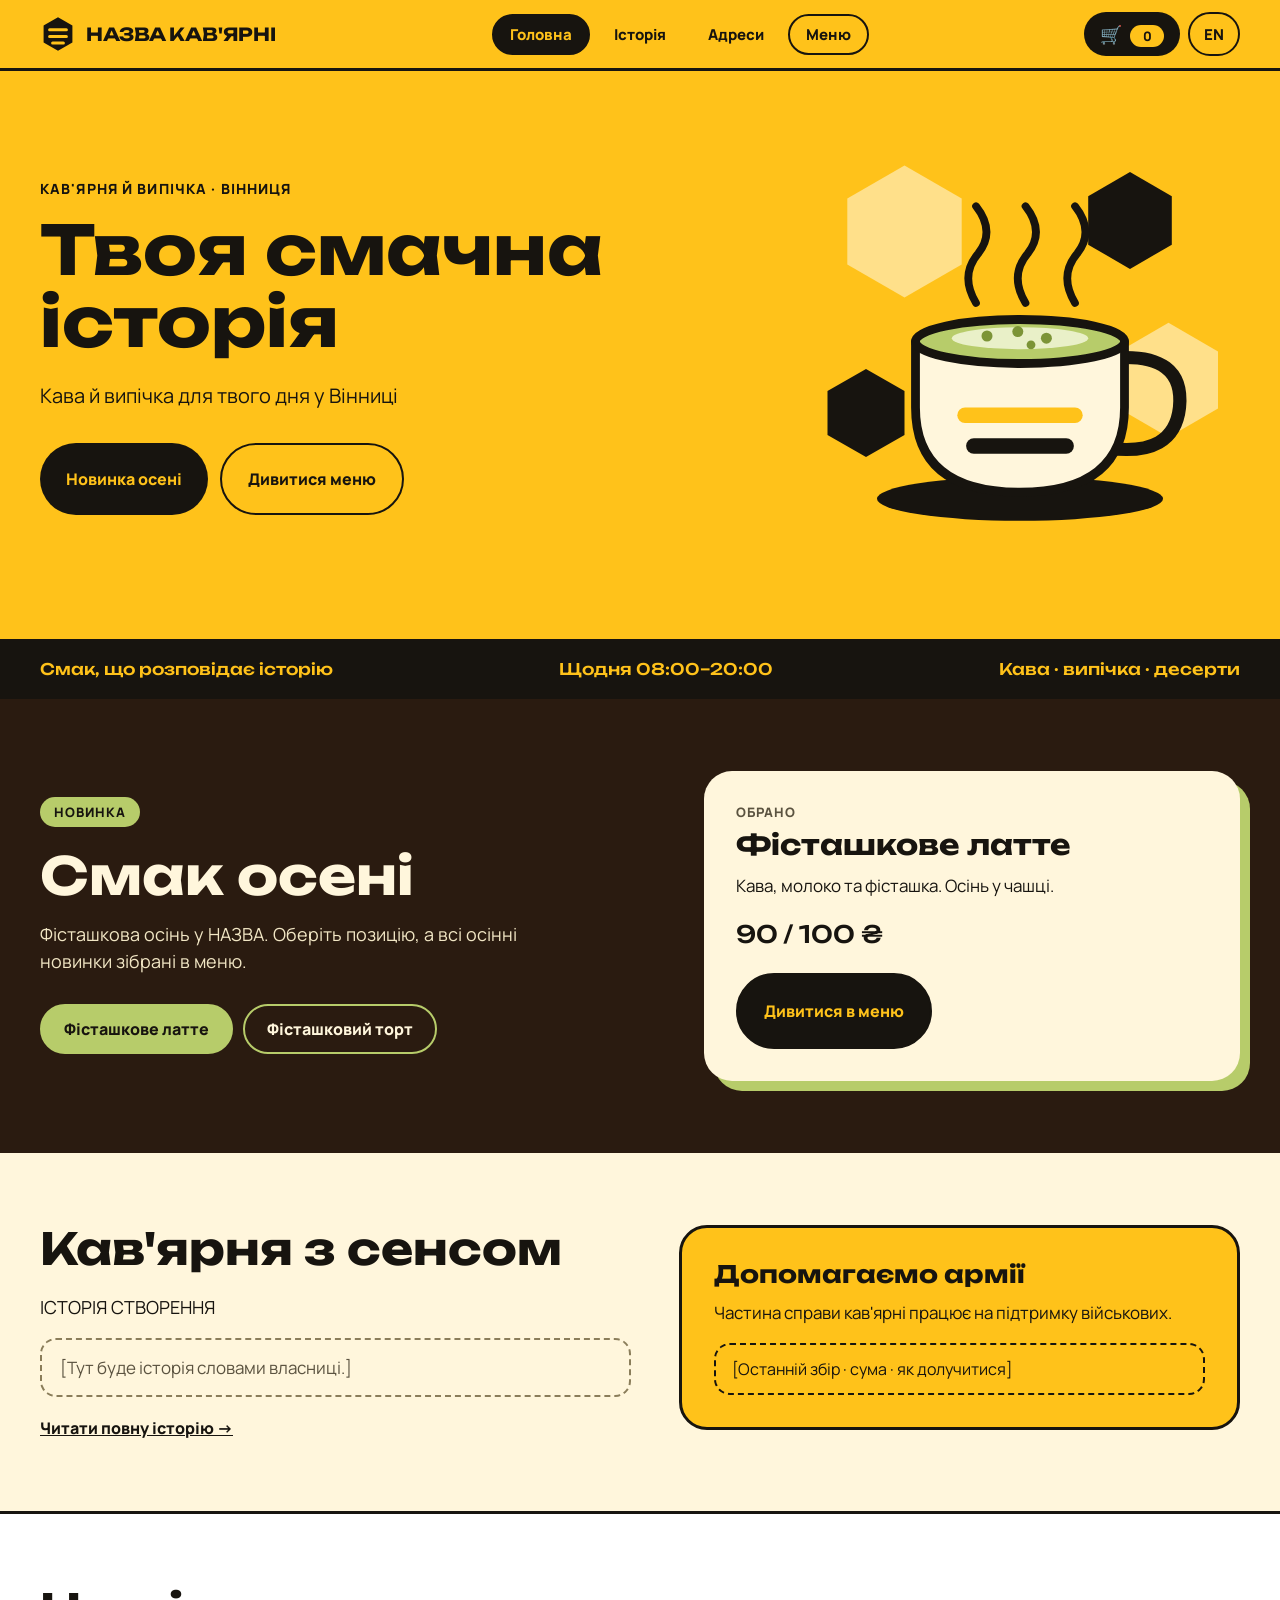
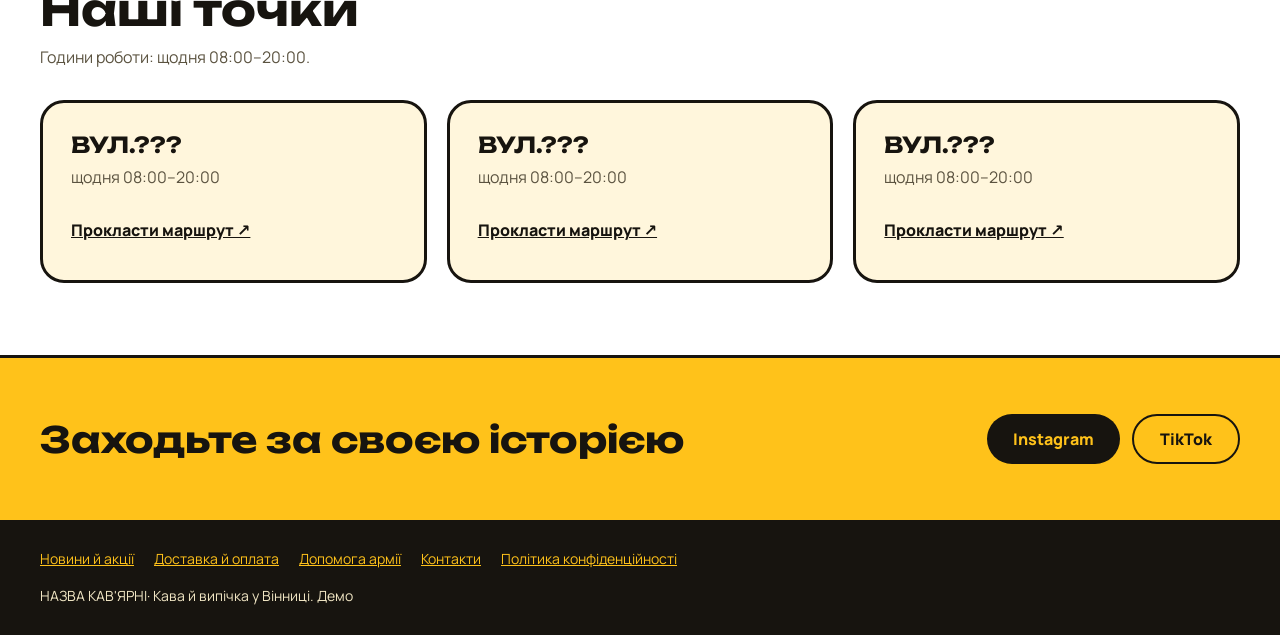
<file: index.html>
<!DOCTYPE html>
<html lang="uk">
<head>
  <meta charset="utf-8">
  <meta name="viewport" content="width=device-width, initial-scale=1.0">
  <title>НАЗВА КАВ'ЯРНІ · Кава й випічка у Вінниці</title>
  <link rel="stylesheet" href="style.css">
  <link rel="stylesheet" href="cart.css">
  <link rel="icon" href="data:image/svg+xml,<svg xmlns=%22http://www.w3.org/2000/svg%22 viewBox=%220 0 100 100%22><text y=%22.9em%22 font-size=%2290%22>🐝</text></svg>">
</head>
<body>
    <header class="site-header">
    <div class="header-inner">
      <a href="index.html" class="logo-link" aria-label="Bee Tasty Story, на головну">
        <svg aria-hidden="true" width="36" height="36" viewBox="-30 -30 60 60"><polygon points="0,-28 24,-14 24,14 0,28 -24,14 -24,-14" fill="#17140F"></polygon><path d="M-14 -7H14M-14 4H14M-9 15H9" stroke="#FFC21A" stroke-width="5" stroke-linecap="round"></path></svg>
        <span class="logo-text">НАЗВА КАВ'ЯРНІ</span>
      </a>
      <nav class="main-nav" aria-label="Головна навігація">
        <a href="index.html" class="nav-link active">Головна</a>
        <a href="story.html" class="nav-link">Історія</a>
        <a href="locations.html" class="nav-link">Адреси</a>
        <a href="menu.html" class="nav-link nav-menu-btn">Меню</a>
      </nav>
    </div>
  </header>

  <main>
    <section style="background:#FFC21A">
      <div style="max-width:1200px;margin:0 auto;padding:56px 24px 72px;display:flex;flex-wrap:wrap;align-items:center;gap:40px">
        <div style="flex:1 1 440px;min-width:0">
          <p style="margin:0 0 16px;font-weight:800;letter-spacing:.08em;text-transform:uppercase;font-size:14px">Кав'ярня й випічка · Вінниця</p>
          <h1 style="margin:0;font-family:'Unbounded',sans-serif;font-weight:700;font-size:clamp(40px,6vw,68px);line-height:1.05">Твоя смачна історія</h1>
          <p style="margin:24px 0 32px;font-size:20px;line-height:1.5;max-width:520px">Кава й випічка для твого дня у Вінниці</p>
          <div style="display:flex;flex-wrap:wrap;gap:12px">
            <a href="#autumn" style="background:#17140F;color:#FFC21A;text-decoration:none;font-weight:800;font-size:16px;padding:14px 26px;min-height:44px;box-sizing:border-box;border-radius:999px;display:inline-flex;align-items:center">Новинка осені</a>
            <a href="menu.html" style="background:transparent;color:#17140F;text-decoration:none;border:2px solid #17140F;font-weight:800;font-size:16px;padding:12px 26px;min-height:44px;border-radius:999px;display:inline-flex;align-items:center">Дивитися меню</a>
          </div>
        </div>
        <div style="flex:1 1 320px;max-width:440px;min-width:0">
          <svg aria-hidden="true" viewBox="0 0 400 400" width="100%" style="display:block">
            <g transform="translate(95,95)"><polygon points="0,-60 52,-30 52,30 0,60 -52,30 -52,-30" fill="#FFE08A"></polygon></g>
            <g transform="translate(300,85)"><polygon points="0,-44 38,-22 38,22 0,44 -38,22 -38,-22" fill="#17140F"></polygon></g>
            <g transform="translate(335,230)"><polygon points="0,-52 45,-26 45,26 0,52 -45,26 -45,-26" fill="#FFE08A"></polygon></g>
            <g transform="translate(60,260)"><polygon points="0,-40 35,-20 35,20 0,40 -35,20 -35,-20" fill="#17140F"></polygon></g>
            <ellipse cx="200" cy="338" rx="130" ry="20" fill="#17140F"></ellipse>
            <path d="M285 210 Q350 205 345 255 Q340 300 280 292" fill="none" stroke="#17140F" stroke-width="12" stroke-linecap="round"></path>
            <path d="M105 195 H295 V255 Q295 332 200 332 Q105 332 105 255 Z" fill="#FFF6DC" stroke="#17140F" stroke-width="8" stroke-linejoin="round"></path>
            <ellipse cx="200" cy="195" rx="95" ry="20" fill="#B7CC6A" stroke="#17140F" stroke-width="8"></ellipse>
            <ellipse cx="200" cy="192" rx="62" ry="10" fill="#E9F0C8"></ellipse>
            <circle cx="170" cy="190" r="5" fill="#7C9437"></circle><circle cx="198" cy="186" r="5" fill="#7C9437"></circle><circle cx="224" cy="192" r="5" fill="#7C9437"></circle><circle cx="210" cy="198" r="4" fill="#7C9437"></circle>
            <path d="M160 160 Q145 135 162 115 Q178 95 160 72 M205 160 Q190 135 207 115 Q223 95 205 72 M250 160 Q235 135 252 115 Q268 95 250 72" fill="none" stroke="#17140F" stroke-width="7" stroke-linecap="round"></path>
            <path d="M150 262 H250" stroke="#FFC21A" stroke-width="14" stroke-linecap="round"></path>
            <path d="M158 290 H242" stroke="#17140F" stroke-width="14" stroke-linecap="round"></path>
          </svg>
        </div>
      </div>
    </section>

    <section aria-label="Коротко про нас" style="background:#17140F;color:#FFC21A">
      <div style="max-width:1200px;margin:0 auto;padding:20px 24px;display:flex;flex-wrap:wrap;justify-content:space-between;gap:12px 32px;font-family:'Unbounded',sans-serif;font-weight:500;font-size:16px">
        <span>Смак, що розповідає історію</span>
        <span>Щодня 08:00–20:00</span>
        <span>Кава · випічка · десерти</span>
      </div>
    </section>

    <section id="autumn" style="background:#2A1B10;color:#FFF6DC">
      <div style="max-width:1200px;margin:0 auto;padding:72px 24px;display:flex;flex-wrap:wrap;align-items:center;gap:48px">
        <div style="flex:1 1 420px;min-width:0">
          <span style="display:inline-block;background:#B7CC6A;color:#17140F;font-weight:800;font-size:13px;letter-spacing:.08em;text-transform:uppercase;padding:6px 14px;border-radius:999px">Новинка</span>
          <h2 style="margin:20px 0 16px;font-family:'Unbounded',sans-serif;font-weight:700;font-size:clamp(34px,4.5vw,52px);line-height:1.1">Смак осені</h2>
          <p style="margin:0 0 28px;font-size:18px;line-height:1.55;max-width:480px;color:#F1E6C4">Фісташкова осінь у НАЗВА. Оберіть позицію, а всі осінні новинки зібрані в меню.</p>
          <div role="group" aria-label="Осінні новинки" style="display:flex;flex-wrap:wrap;gap:10px" id="autumn-tabs">
            <button class="tab-btn active" data-pick="0" style="background:#B7CC6A;color:#17140F;border:2px solid #B7CC6A;font-weight:800;font-size:16px;padding:12px 22px;min-height:44px;border-radius:999px">Фісташкове латте</button>
            <button class="tab-btn" data-pick="1" style="background:transparent;color:#FFF6DC;border:2px solid #B7CC6A;font-weight:800;font-size:16px;padding:12px 22px;min-height:44px;border-radius:999px">Фісташковий торт</button>
          </div>
        </div>
        <div style="flex:1 1 340px;min-width:0">
          <div aria-live="polite" style="background:#FFF6DC;color:#17140F;border-radius:28px;padding:32px;box-shadow:10px 10px 0 #B7CC6A">
            <p style="margin:0 0 8px;font-size:13px;font-weight:800;letter-spacing:.08em;text-transform:uppercase;color:#5B5340">Обрано</p>
            <h3 id="pick-title" style="margin:0 0 12px;font-family:'Unbounded',sans-serif;font-weight:700;font-size:28px;line-height:1.15">Фісташкове латте</h3>
            <p id="pick-desc" style="margin:0 0 20px;font-size:17px;line-height:1.5">Кава, молоко та фісташка. Осінь у чашці.</p>
            <p id="pick-price" style="margin:0 0 24px;font-family:'Unbounded',sans-serif;font-weight:500;font-size:24px">90 / 100 ₴</p>
            <a href="menu.html?cat=autumn" style="background:#17140F;color:#FFC21A;border:2px solid #17140F;font-weight:800;font-size:16px;padding:14px 26px;min-height:44px;border-radius:999px;text-decoration:none;display:inline-flex;align-items:center">Дивитися в меню</a>
          </div>
        </div>
      </div>
    </section>

    <section id="story" style="background:#FFF6DC">
      <div style="max-width:1200px;margin:0 auto;padding:72px 24px;display:flex;flex-wrap:wrap;gap:48px;align-items:flex-start">
        <div style="flex:1 1 440px;min-width:0">
          <h2 style="margin:0 0 20px;font-family:'Unbounded',sans-serif;font-weight:700;font-size:clamp(30px,4vw,44px);line-height:1.1">Кав'ярня з сенсом</h2>
          <p style="margin:0 0 16px;font-size:18px;line-height:1.6">ІСТОРІЯ СТВОРЕННЯ</p>
          <p style="margin:0 0 20px;font-size:17px;line-height:1.6;color:#5B5340;border:2px dashed #8A7D5A;border-radius:16px;padding:14px 18px">[Тут буде історія словами власниці.]</p>
          <a href="story.html" style="color:#17140F;font-weight:800;font-size:16px;text-decoration:underline">Читати повну історію →</a>
        </div>
        <div style="flex:1 1 340px;min-width:0;background:#FFC21A;border:3px solid #17140F;border-radius:28px;padding:32px">
          <h3 style="margin:0 0 12px;font-family:'Unbounded',sans-serif;font-weight:700;font-size:24px;line-height:1.2">Допомагаємо армії</h3>
          <p style="margin:0 0 16px;font-size:17px;line-height:1.55">Частина справи кав'ярні працює на підтримку військових.</p>
          <p style="margin:0;font-size:16px;line-height:1.5;color:#17140F;border:2px dashed #17140F;border-radius:16px;padding:12px 16px">[Останній збір · сума · як долучитися]</p>
        </div>
      </div>
    </section>

    <section id="places" style="background:#FFFFFF;border-top:3px solid #17140F">
      <div style="max-width:1200px;margin:0 auto;padding:72px 24px">
        <h2 style="margin:0 0 12px;font-family:'Unbounded',sans-serif;font-weight:700;font-size:clamp(30px,4vw,44px);line-height:1.1">Наші точки</h2>
        <p style="margin:0 0 32px;font-size:16px;color:#5B5340">Години роботи: щодня 08:00–20:00.</p>
        <div style="display:grid;grid-template-columns:repeat(auto-fit,minmax(260px,1fr));gap:20px">
          <div style="border:3px solid #17140F;border-radius:24px;padding:28px;background:#FFF6DC">
            <h3 style="margin:0 0 8px;font-family:'Unbounded',sans-serif;font-weight:700;font-size:22px">ВУЛ.???</h3>
            <p style="margin:0 0 20px;font-size:16px;color:#5B5340">щодня 08:00–20:00</p>
            <a href="https://www.google.com/maps/search/?api=1&amp;query=Вінниця,+Київська+43" target="_blank" rel="noopener" style="display:inline-flex;align-items:center;min-height:44px;font-weight:800;color:#17140F">Прокласти маршрут ↗</a>
          </div>
          <div style="border:3px solid #17140F;border-radius:24px;padding:28px;background:#FFF6DC">
            <h3 style="margin:0 0 8px;font-family:'Unbounded',sans-serif;font-weight:700;font-size:22px">ВУЛ.???</h3>
            <p style="margin:0 0 20px;font-size:16px;color:#5B5340">щодня 08:00–20:00</p>
            <a href="https://www.google.com/maps/search/?api=1&amp;query=Вінниця,+Соборна+53Б" target="_blank" rel="noopener" style="display:inline-flex;align-items:center;min-height:44px;font-weight:800;color:#17140F">Прокласти маршрут ↗</a>
          </div>
          <div style="border:3px solid #17140F;border-radius:24px;padding:28px;background:#FFF6DC">
            <h3 style="margin:0 0 8px;font-family:'Unbounded',sans-serif;font-weight:700;font-size:22px">ВУЛ.???</h3>
            <p style="margin:0 0 20px;font-size:16px;color:#5B5340">щодня 08:00–20:00</p>
            <a href="https://www.google.com/maps/search/?api=1&amp;query=Вінниця,+Академіка+Янгеля+6к" target="_blank" rel="noopener" style="display:inline-flex;align-items:center;min-height:44px;font-weight:800;color:#17140F">Прокласти маршрут ↗</a>
          </div>
        </div>
      </div>
    </section>

    <section style="background:#FFC21A;border-top:3px solid #17140F">
      <div style="max-width:1200px;margin:0 auto;padding:56px 24px;display:flex;flex-wrap:wrap;align-items:center;justify-content:space-between;gap:24px">
        <h2 style="margin:0;font-family:'Unbounded',sans-serif;font-weight:700;font-size:clamp(26px,3.5vw,36px);line-height:1.15">Заходьте за своєю історією</h2>
        <div style="display:flex;flex-wrap:wrap;gap:12px">
          <a href=" " target="_blank" rel="noopener" style="background:#17140F;color:#FFC21A;text-decoration:none;font-weight:800;font-size:16px;padding:14px 26px;min-height:44px;box-sizing:border-box;border-radius:999px;display:inline-flex;align-items:center">Instagram</a>
          <a href=" " target="_blank" rel="noopener" style="background:transparent;color:#17140F;text-decoration:none;font-weight:800;font-size:16px;padding:12px 26px;min-height:44px;box-sizing:border-box;border:2px solid #17140F;border-radius:999px;display:inline-flex;align-items:center">TikTok</a>
        </div>
      </div>
    </section>
  </main>

  <footer style="background:#17140F;color:#F1E6C4">
    <div style="max-width:1200px;margin:0 auto;padding:28px 24px;font-size:14px;line-height:1.6">
      <nav class="footer-nav" aria-label="Додаткові сторінки"><a href="news.html">Новини й акції</a><a href="delivery.html">Доставка й оплата</a><a href="support.html">Допомога армії</a><a href="contacts.html">Контакти</a><a href="privacy.html">Політика конфіденційності</a></nav>
      НАЗВА КАВ'ЯРНІ· Кава й випічка у Вінниці. Демо
    </div>
  </footer>

  <script src="script.js"></script>
  <script src="cart.js"></script>
  <script src="i18n.js"></script>
</body>
</html>
</file>
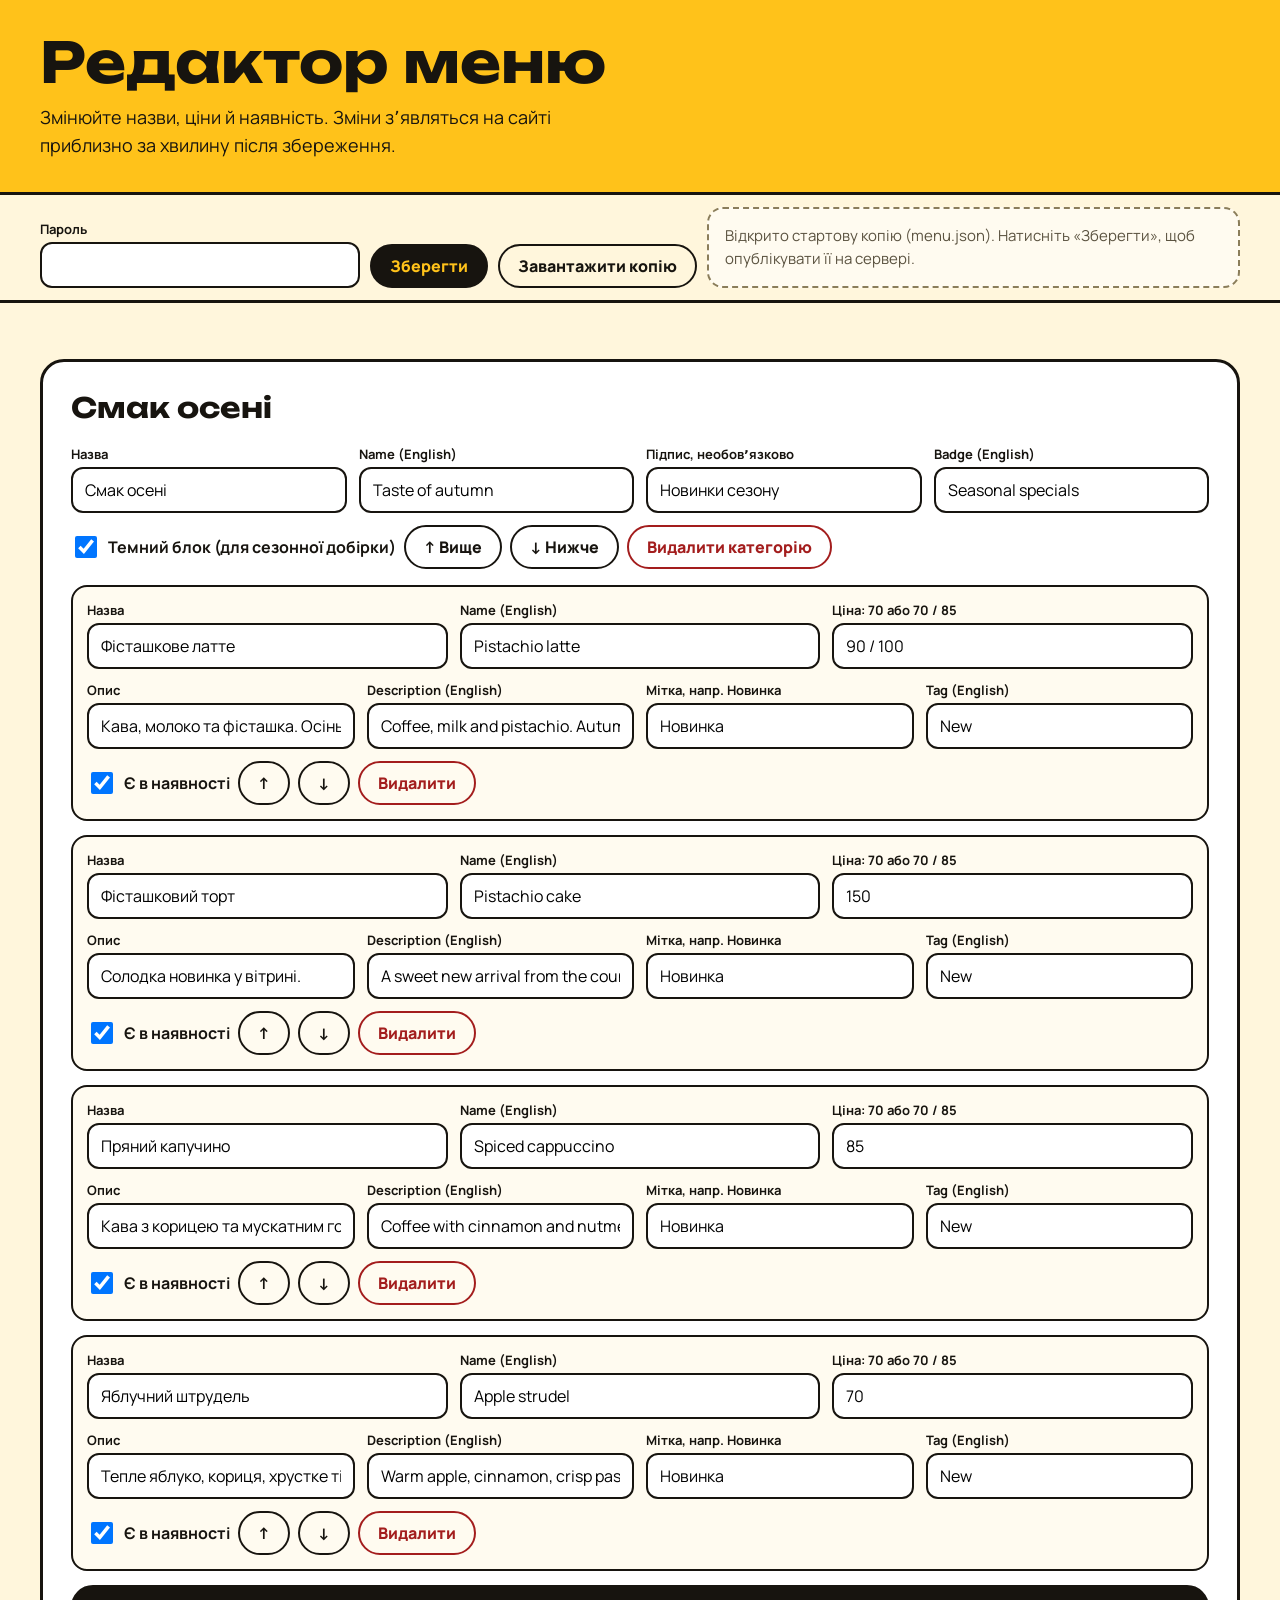
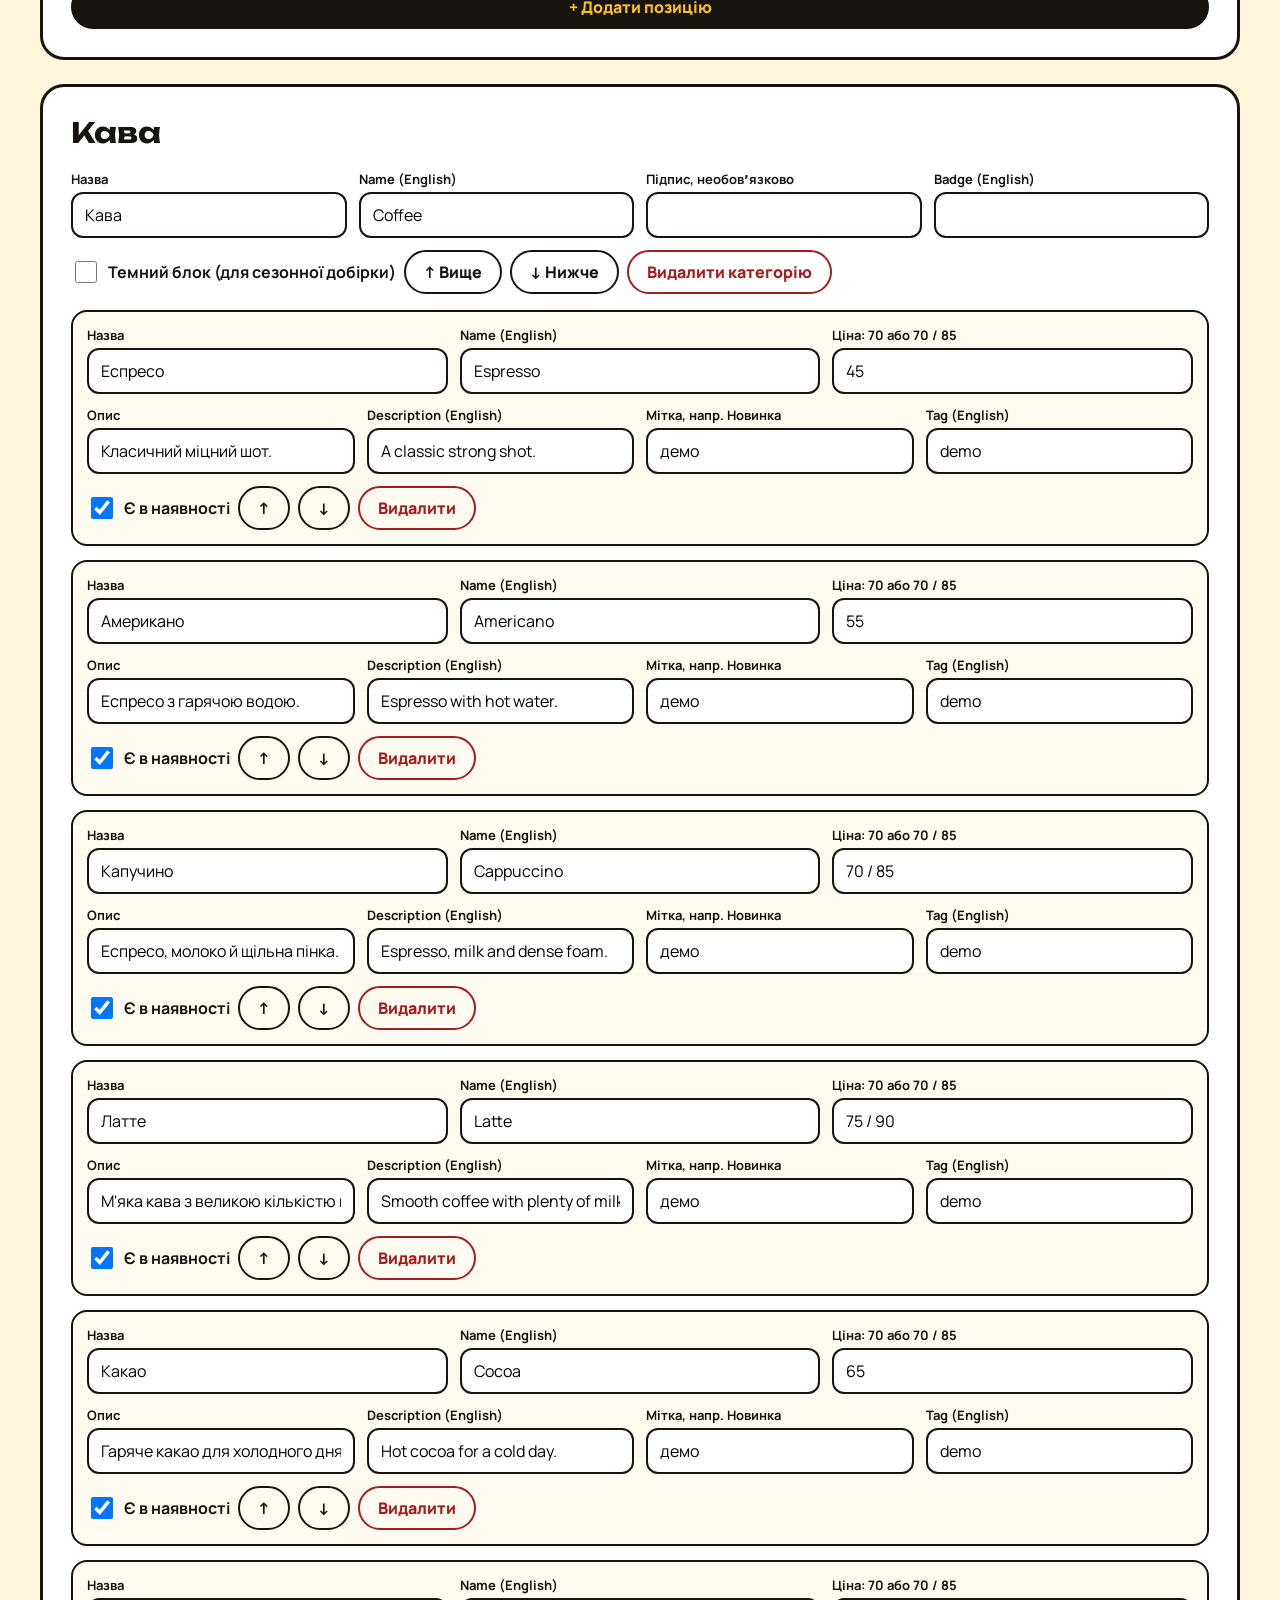
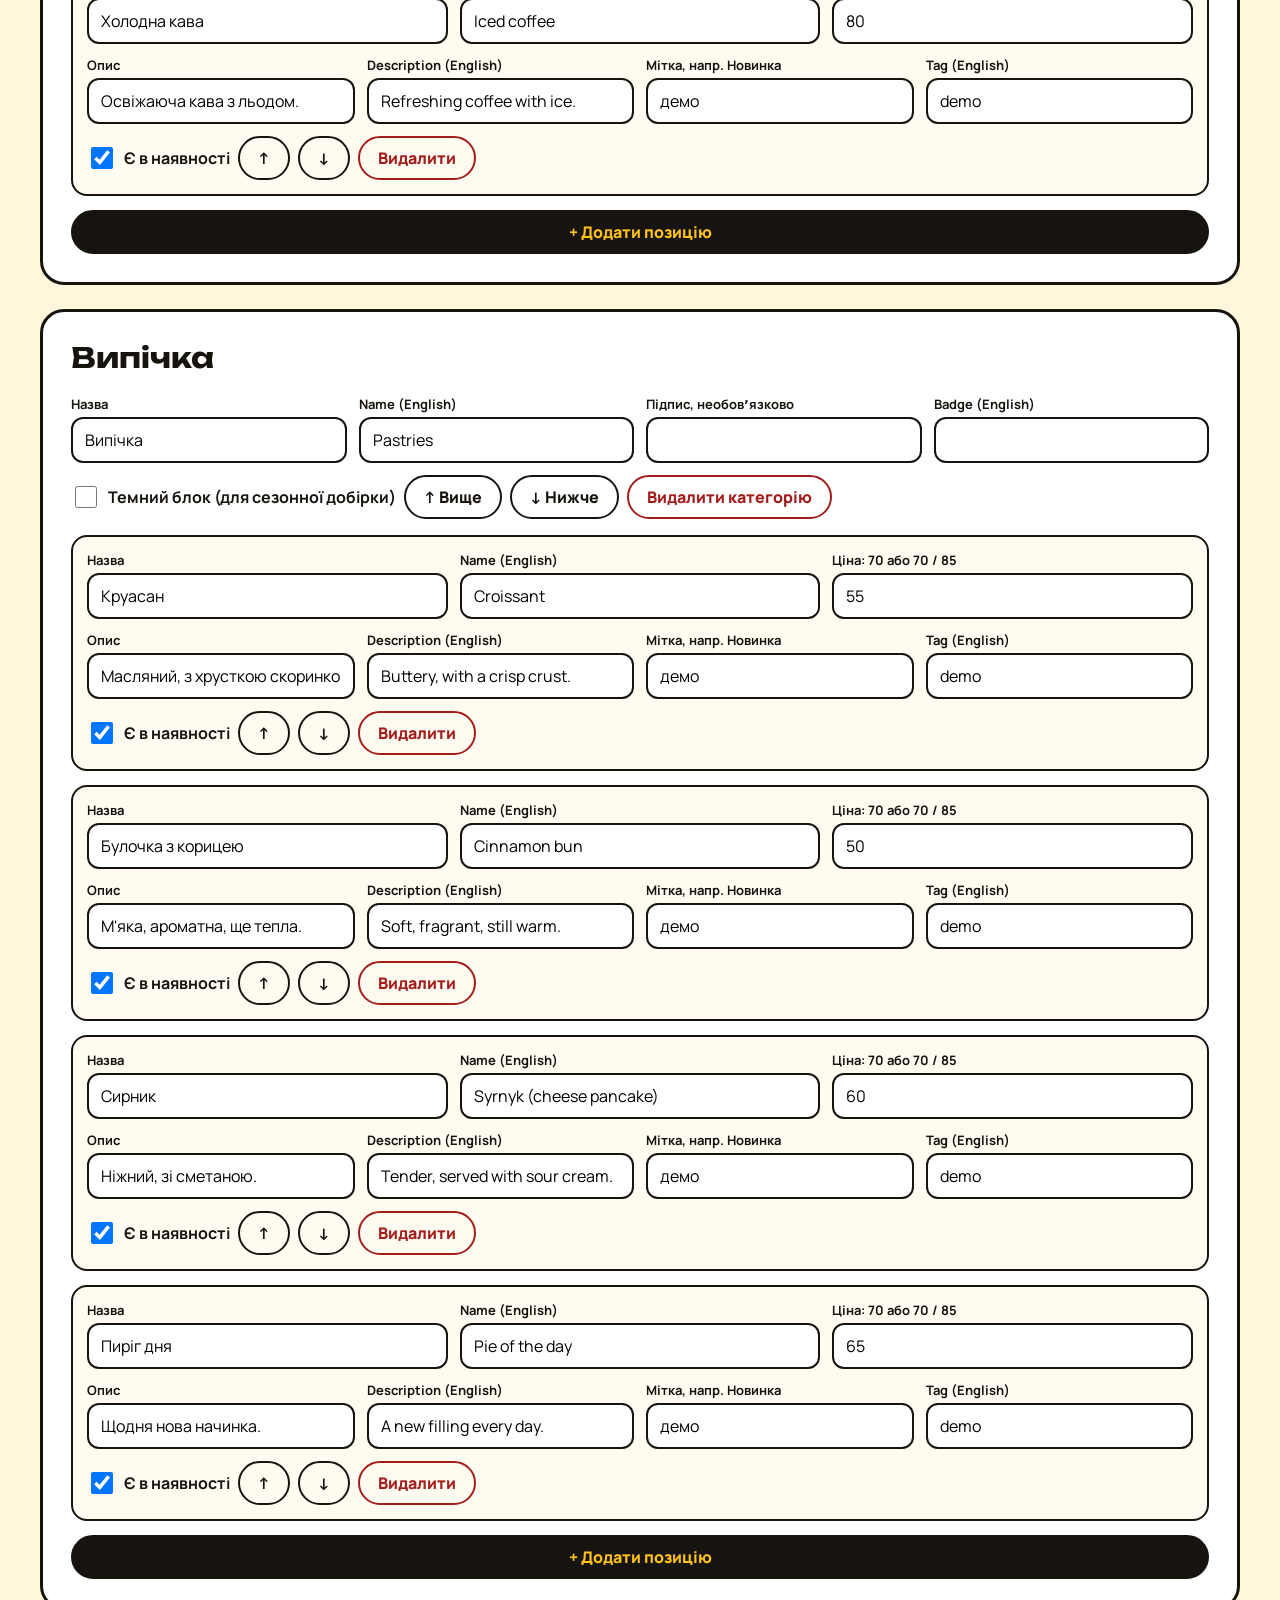
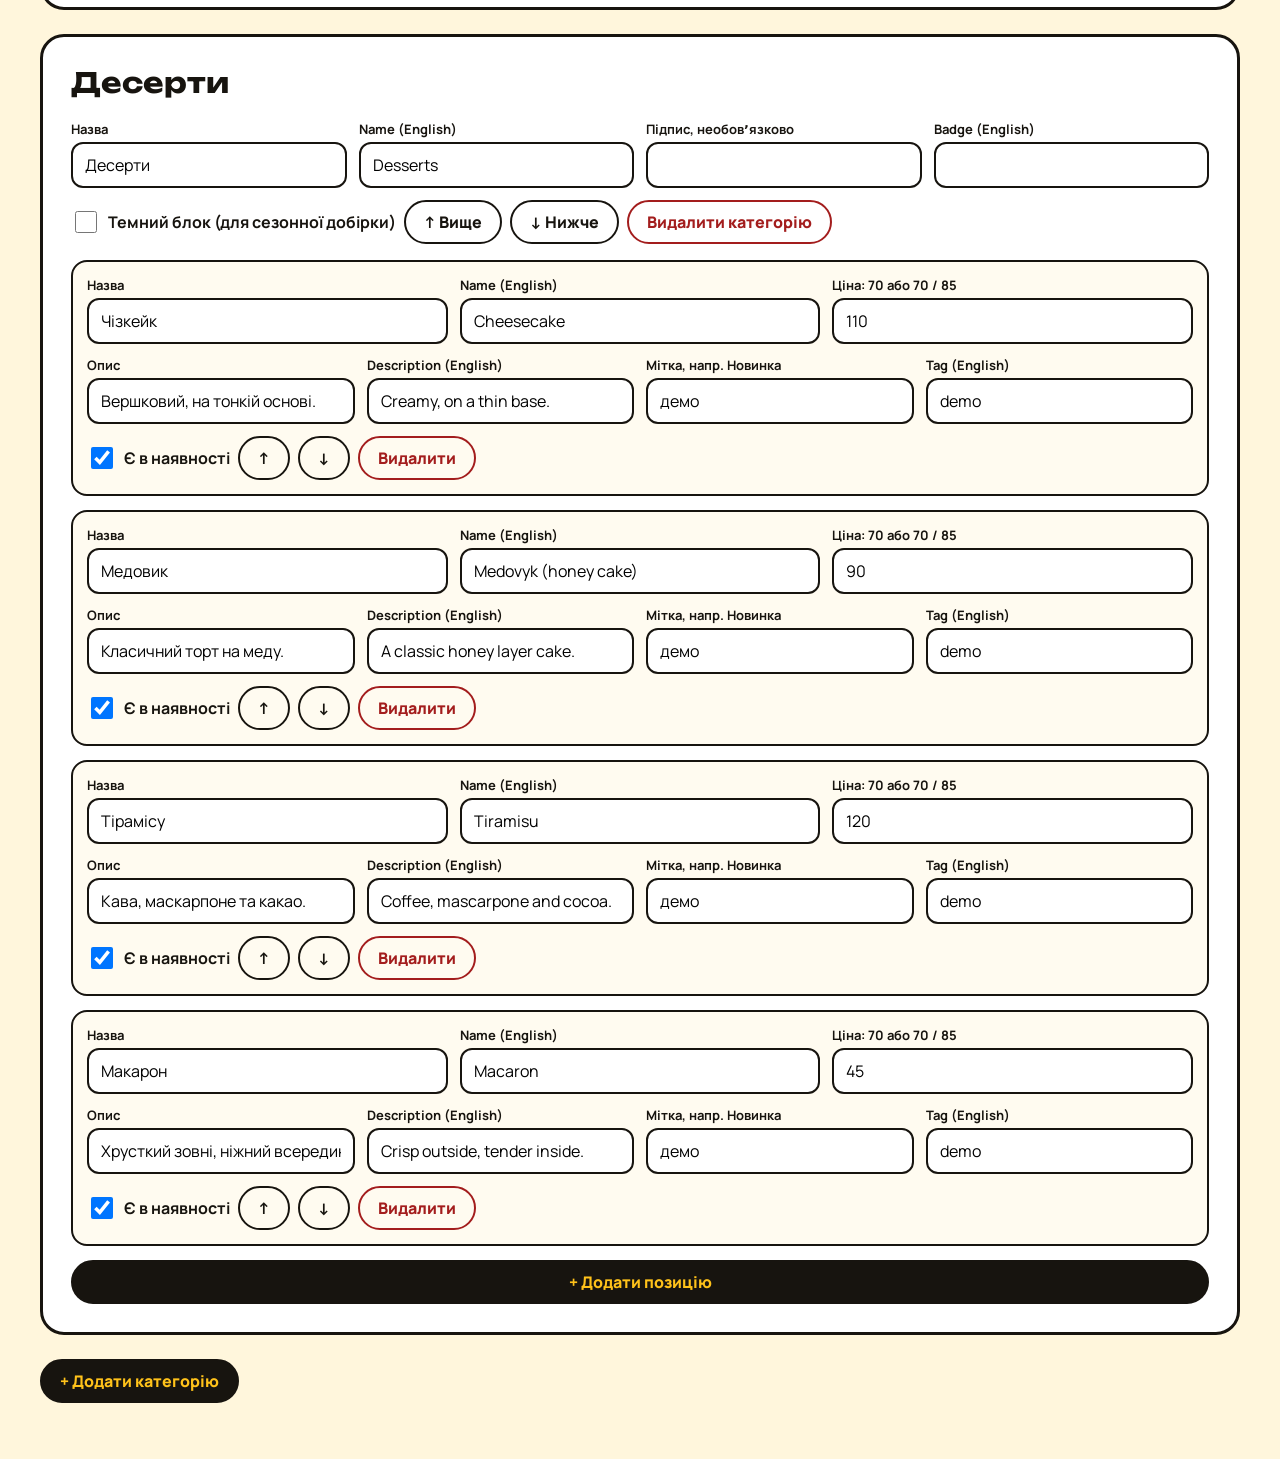
<file: admin.html>
<!DOCTYPE html>
<html lang="uk">
<head>
  <meta charset="utf-8">
  <meta name="viewport" content="width=device-width, initial-scale=1.0">
  <meta name="robots" content="noindex, nofollow">
  <title>Редактор меню · НАЗВА</title>
  <link rel="stylesheet" href="style.css">
  <link rel="stylesheet" href="pages.css">
  <style>
    .f{display:flex;flex-direction:column;gap:4px;font-weight:700;font-size:13px}
    .f input[type=text],.f input[type=password]{font:inherit;font-weight:400;font-size:16px;padding:10px 12px;min-height:44px;box-sizing:border-box;border:2px solid #17140F;border-radius:12px;background:#fff;width:100%}
    .row{display:grid;grid-template-columns:repeat(auto-fit,minmax(200px,1fr));gap:12px;margin-bottom:12px}
    .it{border:2px solid #17140F;border-radius:16px;padding:14px;margin-bottom:14px;background:#FFFBF0}
    .it.off{opacity:.6}
    .ctl{display:flex;flex-wrap:wrap;align-items:center;gap:8px}
    .ck{display:inline-flex;align-items:center;gap:8px;font-weight:700;min-height:44px}
    .ck input{width:22px;height:22px}
    .ab{min-height:44px;padding:0 18px;border:2px solid #17140F;border-radius:999px;background:transparent;color:#17140F;font:inherit;font-weight:800;cursor:pointer}
    .ab:hover{background:#17140F;color:#FFC21A}
    .ab.main{background:#17140F;color:#FFC21A}
    .ab.danger{border-color:#A31D1D;color:#A31D1D}
    .ab.danger:hover{background:#A31D1D;color:#fff}
    .bar{position:sticky;top:0;z-index:5;background:#FFF6DC;border-bottom:3px solid #17140F;padding:12px 24px}
    .bar .in{max-width:1200px;margin:0 auto;display:flex;flex-wrap:wrap;gap:10px;align-items:flex-end}
    #st.bad{border-color:#A31D1D;color:#A31D1D}
    .ab:focus-visible,.f input:focus-visible{outline:3px solid #6B4A00;outline-offset:2px}
  </style>
</head>
<body style="margin:0">
  <header class="hero"><div class="wrap" style="padding:32px 24px"><h1>Редактор меню</h1><p>Змінюйте назви, ціни й наявність. Зміни зʼявляться на сайті приблизно за хвилину після збереження.</p></div></header>
  <div class="bar"><div class="in">
    <label class="f" style="flex:1 1 220px;max-width:320px">Пароль<input type="password" id="pw" autocomplete="current-password"></label>
    <button type="button" class="ab main" id="save">Зберегти</button>
    <button type="button" class="ab" id="dl">Завантажити копію</button>
    <div id="st" class="ph" role="status" style="flex:1 1 260px">Завантажуємо меню…</div>
  </div></div>
  <main class="sec" id="ed"></main>
  <script src="menu-config.js"></script>
  <script>
  (function () {
    "use strict";
    var $ = function (s) { return document.querySelector(s); };
    var data = null, dirty = false;
    function h(t, cls, x) { var e = document.createElement(t); if (cls) e.className = cls; if (x != null) e.textContent = x; return e; }
    function say(t, bad) { var s = $("#st"); s.textContent = t; s.className = "ph" + (bad ? " bad" : ""); s.id = "st"; }
    function btn(t, fn, cls) { var b = h("button", "ab " + (cls || ""), t); b.type = "button"; b.onclick = fn; return b; }
    function field(lbl, o, k) {
      var l = h("label", "f", lbl), i = document.createElement("input");
      i.type = "text"; i.value = o[k] || "";
      i.oninput = function () { o[k] = i.value; dirty = true; };
      l.append(i); return l;
    }
    function check(lbl, get, set) {
      var l = h("label", "ck"), i = document.createElement("input");
      i.type = "checkbox"; i.checked = get();
      i.onchange = function () { set(i.checked); dirty = true; draw(); };
      l.append(i, document.createTextNode(lbl)); return l;
    }
    function move(a, i, d) { var j = i + d; if (j < 0 || j >= a.length) return; var t = a[i]; a[i] = a[j]; a[j] = t; dirty = true; draw(); }
    function row() { var r = h("div", "row"); for (var i = 0; i < arguments.length; i++) r.append(arguments[i]); return r; }
    function uid() { return "i" + Date.now().toString(36) + Math.floor(Math.random() * 99); }

    function draw() {
      var r = $("#ed"); r.replaceChildren();
      data.categories.forEach(function (c, ci) {
        var box = h("section", "card"); box.style.marginBottom = "24px"; box.style.alignItems = "stretch";
        box.append(h("h2", "t", c.name || "Нова категорія"));
        box.append(row(field("Назва", c, "name"), field("Name (English)", c, "name_en"), field("Підпис, необовʼязково", c, "badge"), field("Badge (English)", c, "badge_en")));
        var cc = h("div", "ctl"); cc.style.marginBottom = "16px";
        cc.append(check("Темний блок (для сезонної добірки)", function () { return c.style === "autumn"; }, function (v) { c.style = v ? "autumn" : ""; }),
          btn("↑ Вище", function () { move(data.categories, ci, -1); }), btn("↓ Нижче", function () { move(data.categories, ci, 1); }),
          btn("Видалити категорію", function () { if (confirm("Видалити категорію «" + c.name + "» з усіма позиціями?")) { data.categories.splice(ci, 1); dirty = true; draw(); } }, "danger"));
        box.append(cc);
        c.items.forEach(function (it, ii) {
          var b = h("div", "it" + (it.hidden ? " off" : ""));
          b.append(row(field("Назва", it, "name"), field("Name (English)", it, "name_en"), field("Ціна: 70 або 70 / 85", it, "price")));
          b.append(row(field("Опис", it, "desc"), field("Description (English)", it, "desc_en"), field("Мітка, напр. Новинка", it, "tag"), field("Tag (English)", it, "tag_en")));
          var k = h("div", "ctl");
          k.append(check("Є в наявності", function () { return !it.hidden; }, function (v) { it.hidden = !v; }),
            btn("↑", function () { move(c.items, ii, -1); }), btn("↓", function () { move(c.items, ii, 1); }),
            btn("Видалити", function () { if (confirm("Видалити «" + it.name + "»?")) { c.items.splice(ii, 1); dirty = true; draw(); } }, "danger"));
          b.append(k); box.append(b);
        });
        box.append(btn("+ Додати позицію", function () { c.items.push({ id: uid(), name: "", name_en: "", desc: "", desc_en: "", price: "", tag: "", tag_en: "", hidden: false }); dirty = true; draw(); }, "main"));
        r.append(box);
      });
      r.append(btn("+ Додати категорію", function () { data.categories.push({ id: "c" + Date.now().toString(36), name: "", name_en: "", badge: "", badge_en: "", style: "", items: [] }); dirty = true; draw(); }, "main"));
    }

    function save() {
      var pw = $("#pw").value, u = window.MENU_URL;
      if (!u) return say("Спершу вкажіть адресу Worker-а в menu-config.js.", 1);
      if (!pw) return say("Введіть пароль.", 1);
      var bad = data.categories.some(function (c) { return c.items.some(function (i) { return !i.name.trim() || !/^[\d\s\/.,]*$/.test(i.price); }); });
      if (bad) return say("Перевірте позиції: назва обовʼязкова, а ціна може містити лише цифри та «/».", 1);
      say("Зберігаємо…");
      fetch(u, { method: "PUT", headers: { "Authorization": "Bearer " + pw, "Content-Type": "application/json" }, body: JSON.stringify(data) })
        .then(function (r) { return r.json().then(function (j) { return [r.status, j]; }); })
        .then(function (a) {
          if (a[0] === 200) { dirty = false; say("Збережено. На сайті зміни зʼявляться приблизно за хвилину."); }
          else say(a[0] === 401 ? "Невірний пароль." : "Не збережено: " + (a[1].error || a[0]), 1);
        }).catch(function () { say("Немає звʼязку із сервером меню.", 1); });
    }

    function get(u) { return fetch(u).then(function (r) { if (!r.ok) throw 0; return r.json(); }); }
    (window.MENU_URL ? get(window.MENU_URL) : Promise.reject()).then(function (d) { data = d; draw(); say("Меню завантажено з сервера."); })
      .catch(function () {
        return get("menu.json").then(function (d) { data = d; draw(); say("Відкрито стартову копію (menu.json). Натисніть «Зберегти», щоб опублікувати її на сервері.", !window.MENU_URL); });
      }).catch(function () { say("Не вдалося завантажити меню.", 1); });

    $("#save").onclick = save;
    $("#dl").onclick = function () {
      if (!data) return;
      var a = document.createElement("a");
      a.href = URL.createObjectURL(new Blob([JSON.stringify(data, null, 1)], { type: "application/json" }));
      a.download = "menu.json"; a.click();
    };
    window.addEventListener("beforeunload", function (e) { if (dirty) { e.preventDefault(); e.returnValue = ""; } });
  })();
  </script>
</body>
</html>
</file>
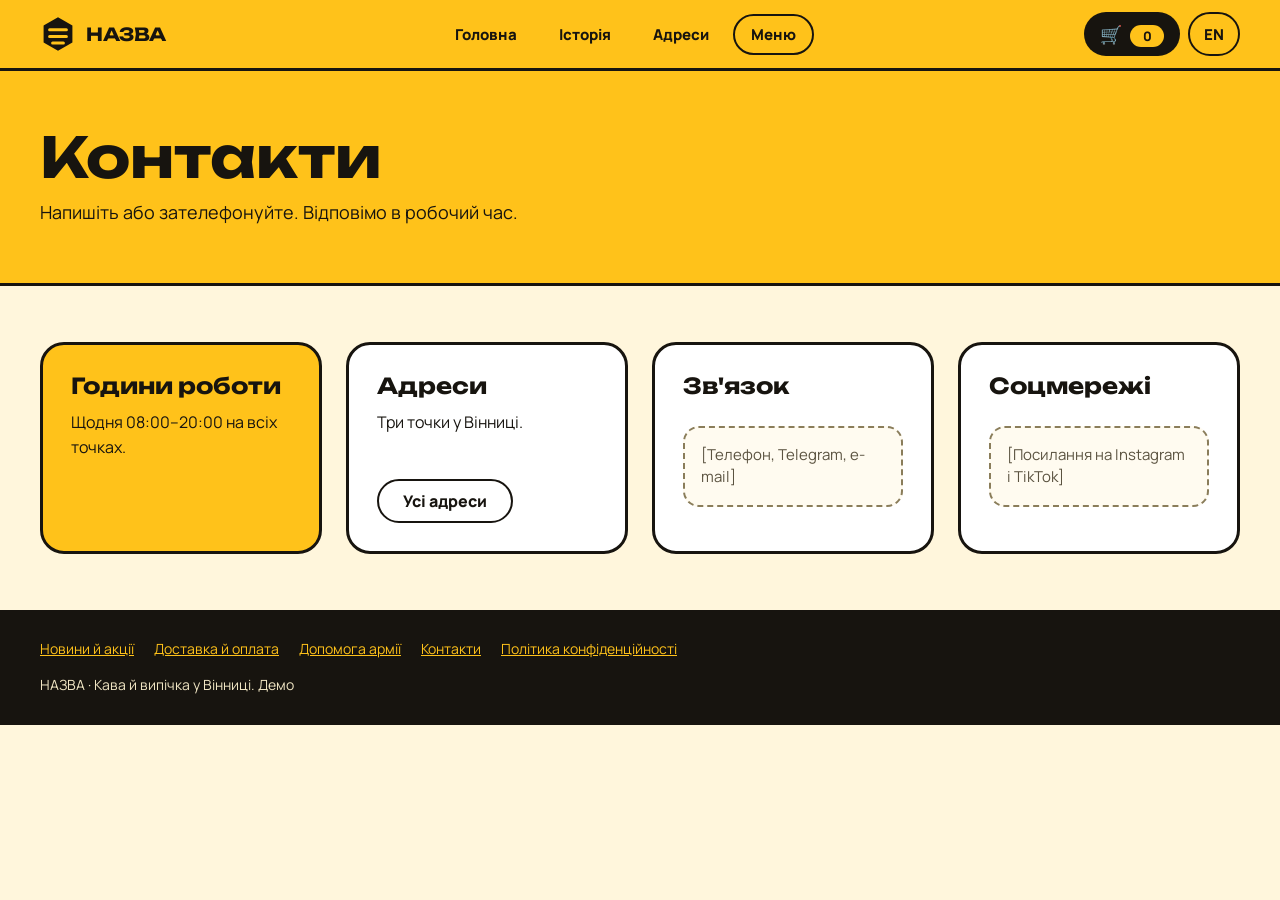
<file: contacts.html>
<!DOCTYPE html>
<html lang="uk">
<head>
  <meta charset="utf-8">
  <meta name="viewport" content="width=device-width, initial-scale=1.0">
  <title>Контакти · НАЗВА</title>
  <link rel="stylesheet" href="style.css">
  <link rel="stylesheet" href="pages.css">
  <link rel="stylesheet" href="cart.css">
  <link rel="icon" href="data:image/svg+xml,<svg xmlns=%22http://www.w3.org/2000/svg%22 viewBox=%220 0 100 100%22><text y=%22.9em%22 font-size=%2290%22>🐝</text></svg>">
</head>
<body>
  <header class="site-header">
    <div class="header-inner">
      <a href="index.html" class="logo-link" aria-label="НАЗВА, на головну"><svg aria-hidden="true" width="36" height="36" viewBox="-30 -30 60 60"><polygon points="0,-28 24,-14 24,14 0,28 -24,14 -24,-14" fill="#17140F"></polygon><path d="M-14 -7H14M-14 4H14M-9 15H9" stroke="#FFC21A" stroke-width="5" stroke-linecap="round"></path></svg><span class="logo-text">НАЗВА</span></a>
      <nav class="main-nav" aria-label="Головна навігація"><a href="index.html" class="nav-link">Головна</a><a href="story.html" class="nav-link">Історія</a><a href="locations.html" class="nav-link">Адреси</a><a href="menu.html" class="nav-link nav-menu-btn">Меню</a></nav>
    </div>
  </header>
  <main>
    <section class="hero"><div class="wrap"><h1>Контакти</h1><p>Напишіть або зателефонуйте. Відповімо в робочий час.</p></div></section>
    <section class="sec"><div class="grid"><div class="card y"><h3>Години роботи</h3><p>Щодня 08:00–20:00 на всіх точках.</p></div><div class="card "><h3>Адреси</h3><p>Три точки у Вінниці.</p><a class="btn o" href="locations.html">Усі адреси</a></div><div class="card "><h3>Зв'язок</h3><p><div class="ph">[Телефон, Telegram, e-mail]</div></p></div><div class="card "><h3>Соцмережі</h3><p><div class="ph">[Посилання на Instagram і TikTok]</div></p></div></div></section>
  </main>
  <footer style="background:#17140F;color:#F1E6C4">
    <div style="max-width:1200px;margin:0 auto;padding:28px 24px;font-size:14px;line-height:1.6">
      <nav class="footer-nav" aria-label="Додаткові сторінки"><a href="news.html">Новини й акції</a><a href="delivery.html">Доставка й оплата</a><a href="support.html">Допомога армії</a><a href="contacts.html">Контакти</a><a href="privacy.html">Політика конфіденційності</a></nav>
      НАЗВА · Кава й випічка у Вінниці. Демо
    </div>
  </footer>
  <script src="script.js"></script>
  <script src="cart.js"></script>
  <script src="i18n.js"></script>
</body>
</html>
</file>
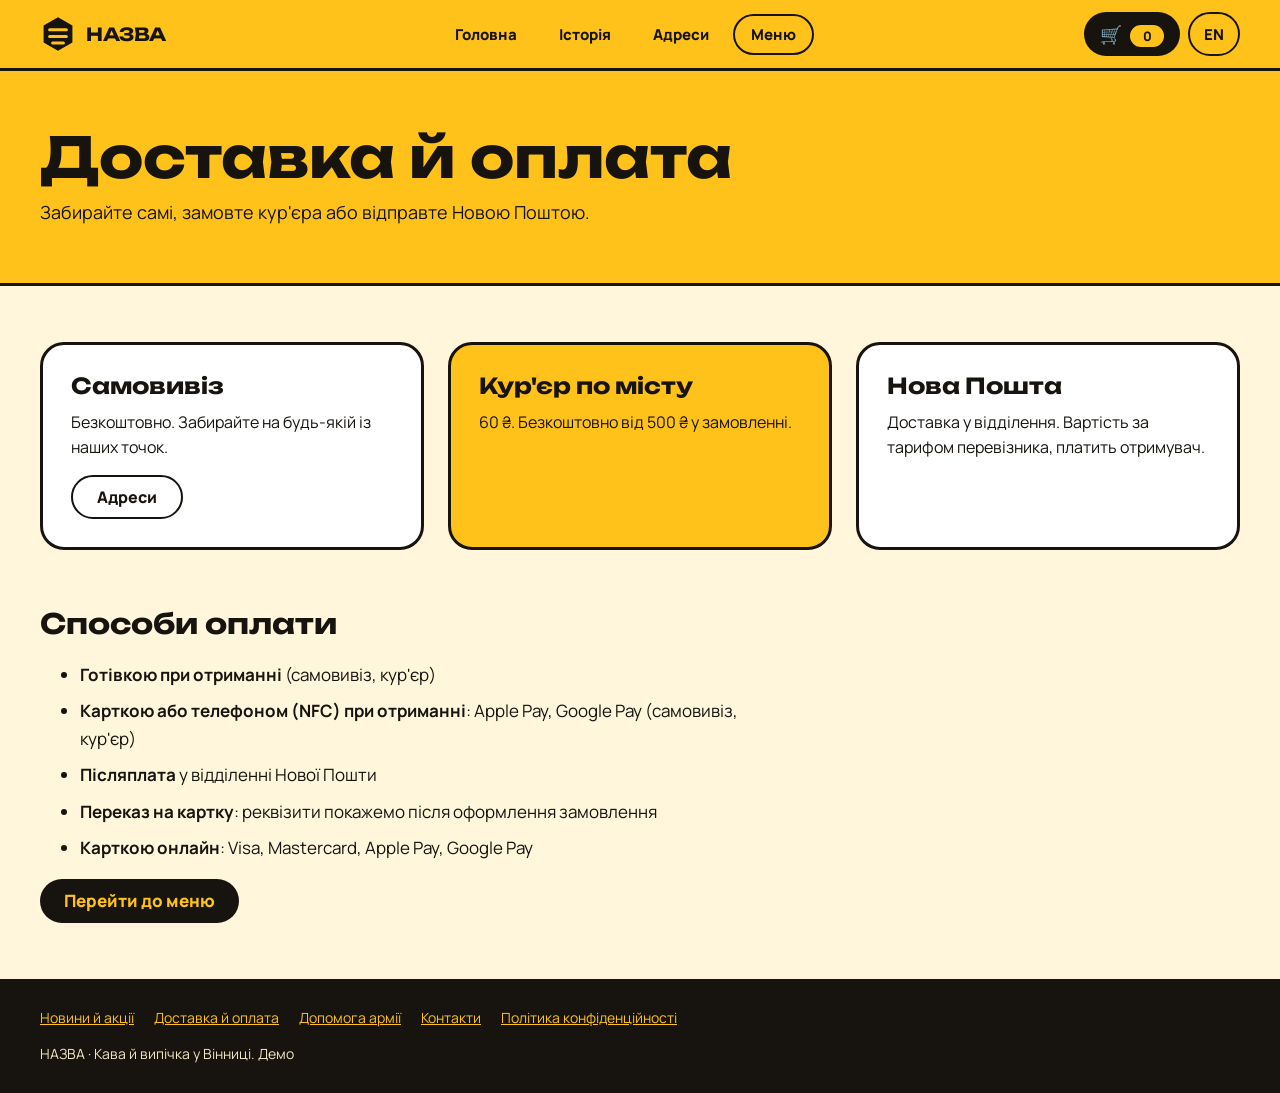
<file: delivery.html>
<!DOCTYPE html>
<html lang="uk">
<head>
  <meta charset="utf-8">
  <meta name="viewport" content="width=device-width, initial-scale=1.0">
  <title>Доставка й оплата · НАЗВА</title>
  <link rel="stylesheet" href="style.css">
  <link rel="stylesheet" href="pages.css">
  <link rel="stylesheet" href="cart.css">
  <link rel="icon" href="data:image/svg+xml,<svg xmlns=%22http://www.w3.org/2000/svg%22 viewBox=%220 0 100 100%22><text y=%22.9em%22 font-size=%2290%22>🐝</text></svg>">
</head>
<body>
  <header class="site-header">
    <div class="header-inner">
      <a href="index.html" class="logo-link" aria-label="НАЗВА, на головну"><svg aria-hidden="true" width="36" height="36" viewBox="-30 -30 60 60"><polygon points="0,-28 24,-14 24,14 0,28 -24,14 -24,-14" fill="#17140F"></polygon><path d="M-14 -7H14M-14 4H14M-9 15H9" stroke="#FFC21A" stroke-width="5" stroke-linecap="round"></path></svg><span class="logo-text">НАЗВА</span></a>
      <nav class="main-nav" aria-label="Головна навігація"><a href="index.html" class="nav-link">Головна</a><a href="story.html" class="nav-link">Історія</a><a href="locations.html" class="nav-link">Адреси</a><a href="menu.html" class="nav-link nav-menu-btn">Меню</a></nav>
    </div>
  </header>
  <main>
    <section class="hero"><div class="wrap"><h1>Доставка й оплата</h1><p>Забирайте самі, замовте кур'єра або відправте Новою Поштою.</p></div></section>
    <section class="sec"><div class="grid"><div class="card "><h3>Самовивіз</h3><p>Безкоштовно. Забирайте на будь-якій із наших точок.</p><a class="btn o" href="locations.html">Адреси</a></div><div class="card y"><h3>Кур'єр по місту</h3><p>60 ₴. Безкоштовно від 500 ₴ у замовленні.</p></div><div class="card "><h3>Нова Пошта</h3><p>Доставка у відділення. Вартість за тарифом перевізника, платить отримувач.</p></div></div></section><section class="sec" style="padding-top:0"><h2 class="t">Способи оплати</h2><div class="prose"><ul><li><b>Готівкою при отриманні</b> (самовивіз, кур'єр)</li><li><b>Карткою або телефоном (NFC) при отриманні</b>: Apple Pay, Google Pay (самовивіз, кур'єр)</li><li><b>Післяплата</b> у відділенні Нової Пошти</li><li><b>Переказ на картку</b>: реквізити покажемо після оформлення замовлення</li><li><b>Карткою онлайн</b>: Visa, Mastercard, Apple Pay, Google Pay</li></ul><a class="btn " href="menu.html">Перейти до меню</a></div></section>
  </main>
  <footer style="background:#17140F;color:#F1E6C4">
    <div style="max-width:1200px;margin:0 auto;padding:28px 24px;font-size:14px;line-height:1.6">
      <nav class="footer-nav" aria-label="Додаткові сторінки"><a href="news.html">Новини й акції</a><a href="delivery.html">Доставка й оплата</a><a href="support.html">Допомога армії</a><a href="contacts.html">Контакти</a><a href="privacy.html">Політика конфіденційності</a></nav>
      НАЗВА · Кава й випічка у Вінниці. Демо
    </div>
  </footer>
  <script src="script.js"></script>
  <script src="cart.js"></script>
  <script src="i18n.js"></script>
</body>
</html>
</file>
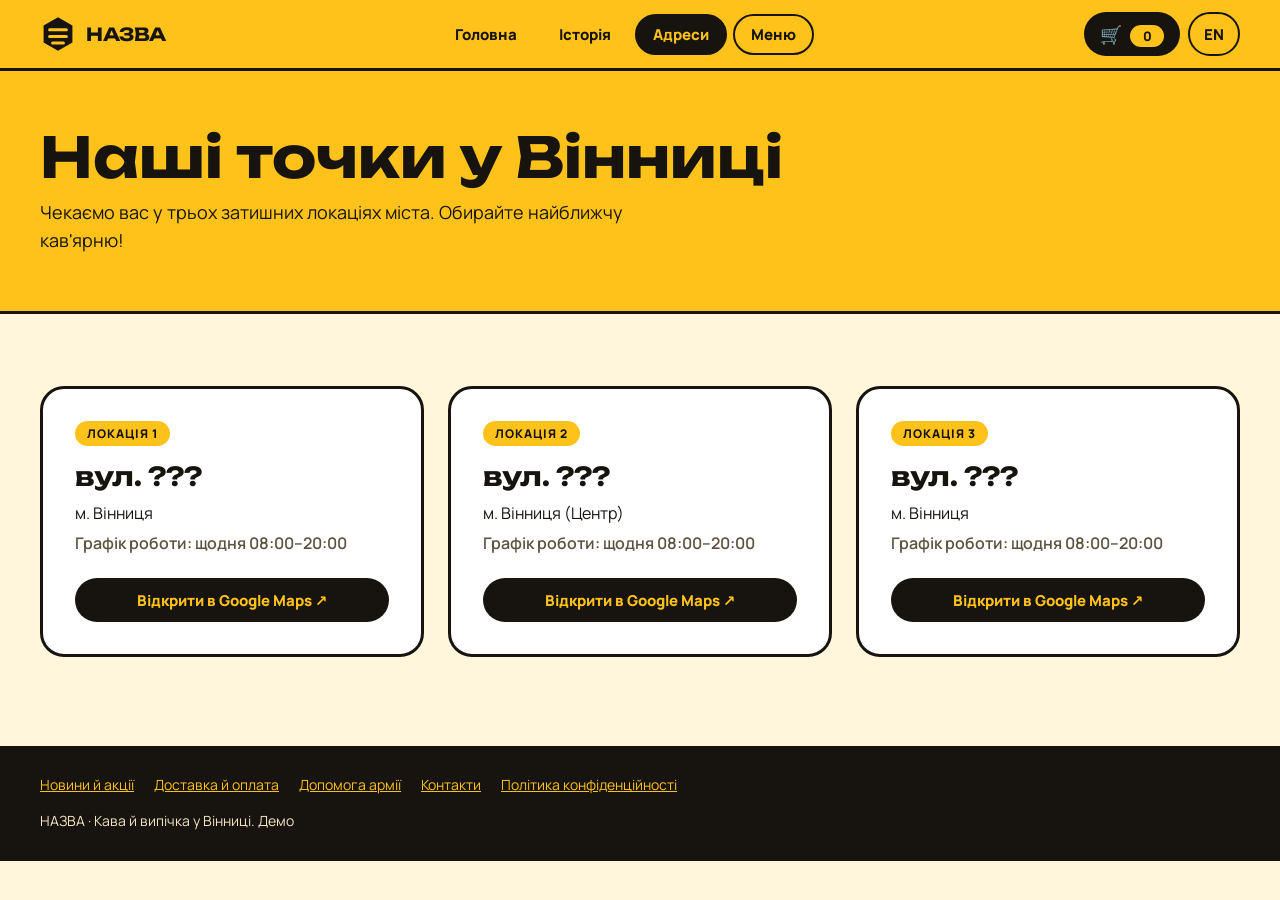
<file: locations.html>
<!DOCTYPE html>
<html lang="uk">
<head>
  <meta charset="utf-8">
  <meta name="viewport" content="width=device-width, initial-scale=1.0">
  <title>Адреси та графік · НАЗВА</title>
  <link rel="stylesheet" href="style.css">
  <link rel="stylesheet" href="cart.css">
  <link rel="icon" href="data:image/svg+xml,<svg xmlns=%22http://www.w3.org/2000/svg%22 viewBox=%220 0 100 100%22><text y=%22.9em%22 font-size=%2290%22>🐝</text></svg>">
</head>
<body>
    <header class="site-header">
    <div class="header-inner">
      <a href="index.html" class="logo-link" aria-label="Bee Tasty Story, на головну">
        <svg aria-hidden="true" width="36" height="36" viewBox="-30 -30 60 60"><polygon points="0,-28 24,-14 24,14 0,28 -24,14 -24,-14" fill="#17140F"></polygon><path d="M-14 -7H14M-14 4H14M-9 15H9" stroke="#FFC21A" stroke-width="5" stroke-linecap="round"></path></svg>
        <span class="logo-text">НАЗВА</span>
      </a>
      <nav class="main-nav" aria-label="Головна навігація">
        <a href="index.html" class="nav-link">Головна</a>
        <a href="story.html" class="nav-link">Історія</a>
        <a href="locations.html" class="nav-link active">Адреси</a>
        <a href="menu.html" class="nav-link nav-menu-btn">Меню</a>
      </nav>
    </div>
  </header>

  <main style="background:#FFF6DC;min-height:75vh">
    <section style="background:#FFC21A;border-bottom:3px solid #17140F">
      <div style="max-width:1200px;margin:0 auto;padding:56px 24px">
        <h1 style="margin:0 0 12px;font-family:'Unbounded',sans-serif;font-weight:700;font-size:clamp(36px,5vw,56px);line-height:1.08">Наші точки у Вінниці</h1>
        <p style="margin:0;font-size:18px;line-height:1.55;max-width:600px">Чекаємо вас у трьох затишних локаціях міста. Обирайте найближчу кав'ярню!</p>
      </div>
    </section>

    <section style="max-width:1200px;margin:0 auto;padding:72px 24px">
      <div style="display:grid;grid-template-columns:repeat(auto-fit,minmax(300px,1fr));gap:24px">
        <div style="border:3px solid #17140F;border-radius:24px;padding:32px;background:#FFFFFF;display:flex;flex-direction:column;justify-content:space-between">
          <div>
            <span style="display:inline-block;background:#FFC21A;font-weight:800;font-size:12px;letter-spacing:.08em;text-transform:uppercase;padding:4px 12px;border-radius:999px;margin-bottom:14px">Локація 1</span>
            <h2 style="margin:0 0 10px;font-family:'Unbounded',sans-serif;font-weight:700;font-size:26px">вул. ???</h2>
            <p style="margin:0 0 8px;font-size:16px;color:#17140F">м. Вінниця</p>
            <p style="margin:0 0 24px;font-size:16px;color:#5B5340;font-weight:600">Графік роботи: щодня 08:00–20:00</p>
          </div>
          <a href="https://www.google.com/maps/search/?api=1&amp;query=Вінниця,+Київська+43" target="_blank" rel="noopener" style="display:inline-flex;align-items:center;justify-content:center;min-height:44px;background:#17140F;color:#FFC21A;text-decoration:none;border-radius:999px;font-weight:800;font-size:15px">Відкрити в Google Maps ↗</a>
        </div>

        <div style="border:3px solid #17140F;border-radius:24px;padding:32px;background:#FFFFFF;display:flex;flex-direction:column;justify-content:space-between">
          <div>
            <span style="display:inline-block;background:#FFC21A;font-weight:800;font-size:12px;letter-spacing:.08em;text-transform:uppercase;padding:4px 12px;border-radius:999px;margin-bottom:14px">Локація 2</span>
            <h2 style="margin:0 0 10px;font-family:'Unbounded',sans-serif;font-weight:700;font-size:26px">вул. ???</h2>
            <p style="margin:0 0 8px;font-size:16px;color:#17140F">м. Вінниця (Центр)</p>
            <p style="margin:0 0 24px;font-size:16px;color:#5B5340;font-weight:600">Графік роботи: щодня 08:00–20:00</p>
          </div>
          <a href="https://www.google.com/maps/search/?api=1&amp;query=Вінниця,+Соборна+53Б" target="_blank" rel="noopener" style="display:inline-flex;align-items:center;justify-content:center;min-height:44px;background:#17140F;color:#FFC21A;text-decoration:none;border-radius:999px;font-weight:800;font-size:15px">Відкрити в Google Maps ↗</a>
        </div>

        <div style="border:3px solid #17140F;border-radius:24px;padding:32px;background:#FFFFFF;display:flex;flex-direction:column;justify-content:space-between">
          <div>
            <span style="display:inline-block;background:#FFC21A;font-weight:800;font-size:12px;letter-spacing:.08em;text-transform:uppercase;padding:4px 12px;border-radius:999px;margin-bottom:14px">Локація 3</span>
            <h2 style="margin:0 0 10px;font-family:'Unbounded',sans-serif;font-weight:700;font-size:26px">вул. ???</h2>
            <p style="margin:0 0 8px;font-size:16px;color:#17140F">м. Вінниця </p>
            <p style="margin:0 0 24px;font-size:16px;color:#5B5340;font-weight:600">Графік роботи: щодня 08:00–20:00</p>
          </div>
          <a href="https://www.google.com/maps/search/?api=1&amp;query=Вінниця,+Академіка+Янгеля+6к" target="_blank" rel="noopener" style="display:inline-flex;align-items:center;justify-content:center;min-height:44px;background:#17140F;color:#FFC21A;text-decoration:none;border-radius:999px;font-weight:800;font-size:15px">Відкрити в Google Maps ↗</a>
        </div>
      </div>
    </section>
  </main>

  <footer style="background:#17140F;color:#F1E6C4">
    <div style="max-width:1200px;margin:0 auto;padding:28px 24px;font-size:14px;line-height:1.6">
      <nav class="footer-nav" aria-label="Додаткові сторінки"><a href="news.html">Новини й акції</a><a href="delivery.html">Доставка й оплата</a><a href="support.html">Допомога армії</a><a href="contacts.html">Контакти</a><a href="privacy.html">Політика конфіденційності</a></nav>
      НАЗВА · Кава й випічка у Вінниці. Демо
    </div>
  </footer>

  <script src="script.js"></script>
  <script src="cart.js"></script>
  <script src="i18n.js"></script>
</body>
</html>
</file>
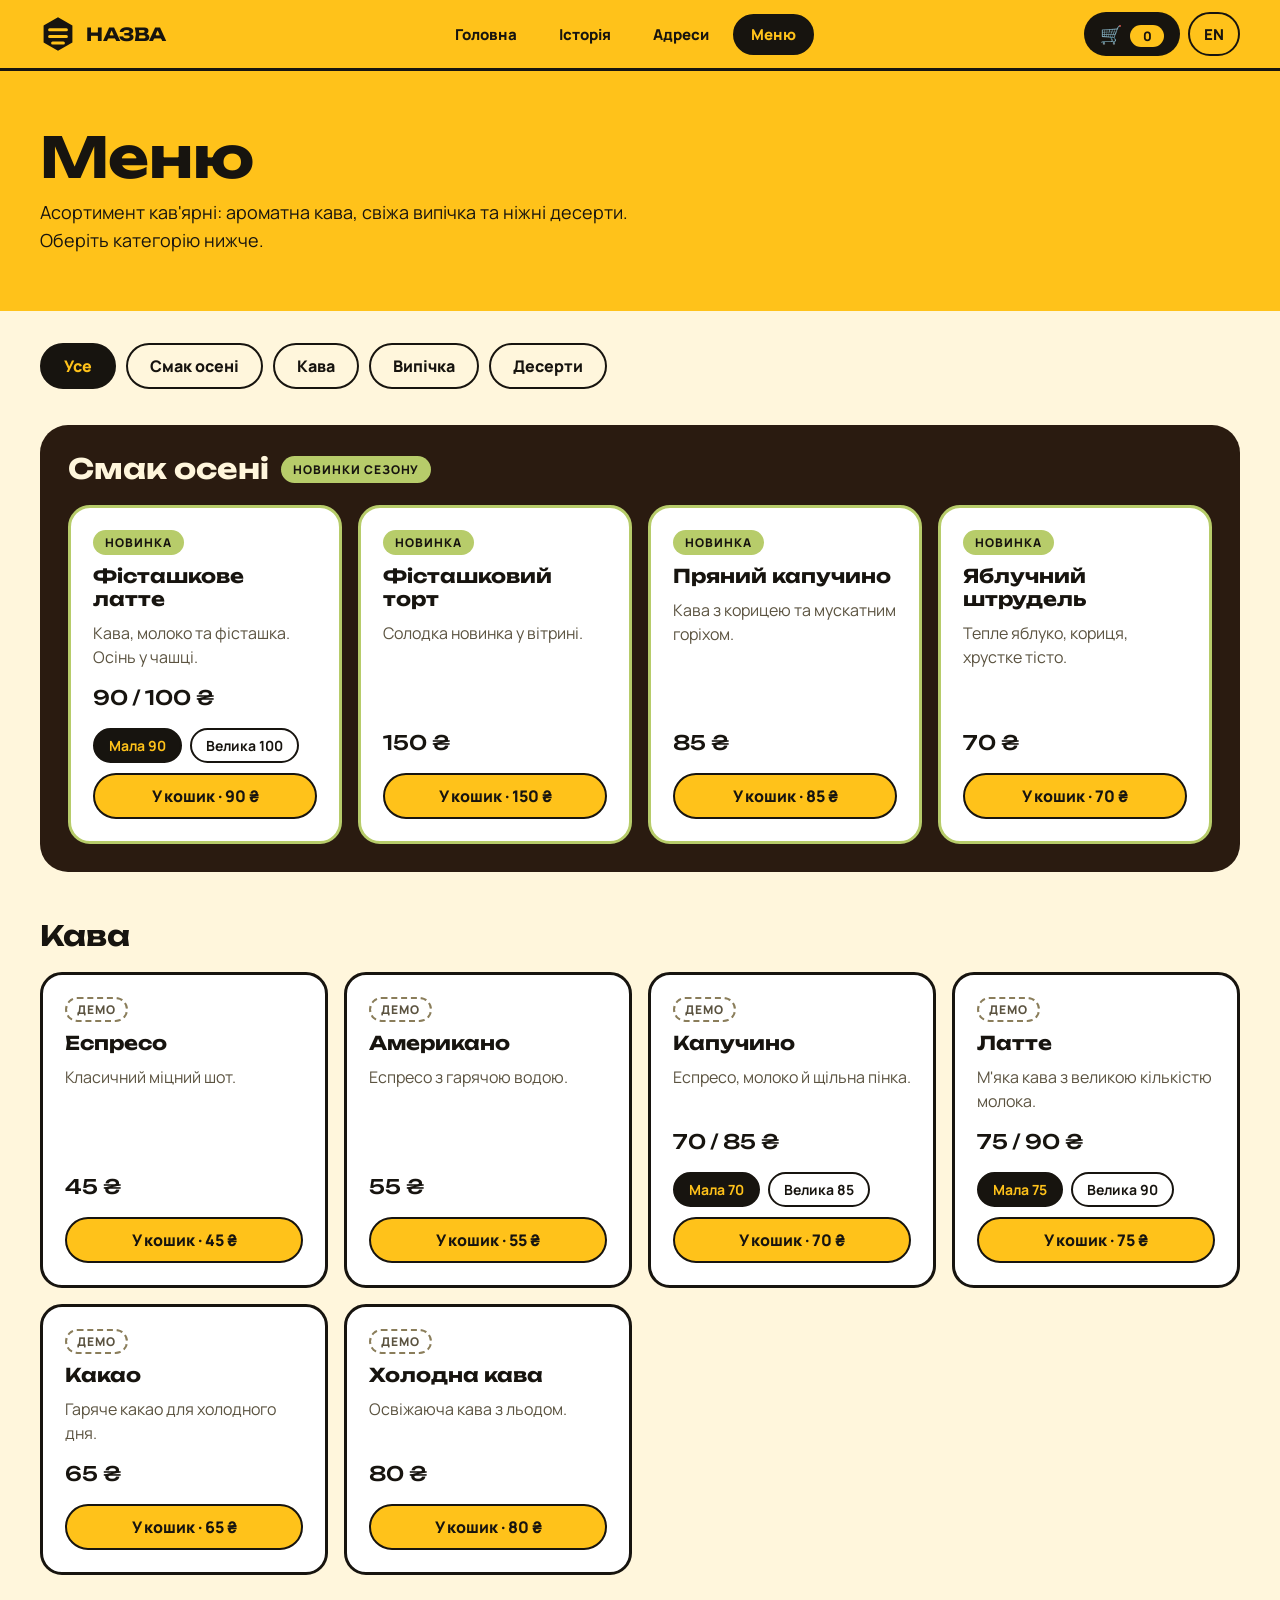
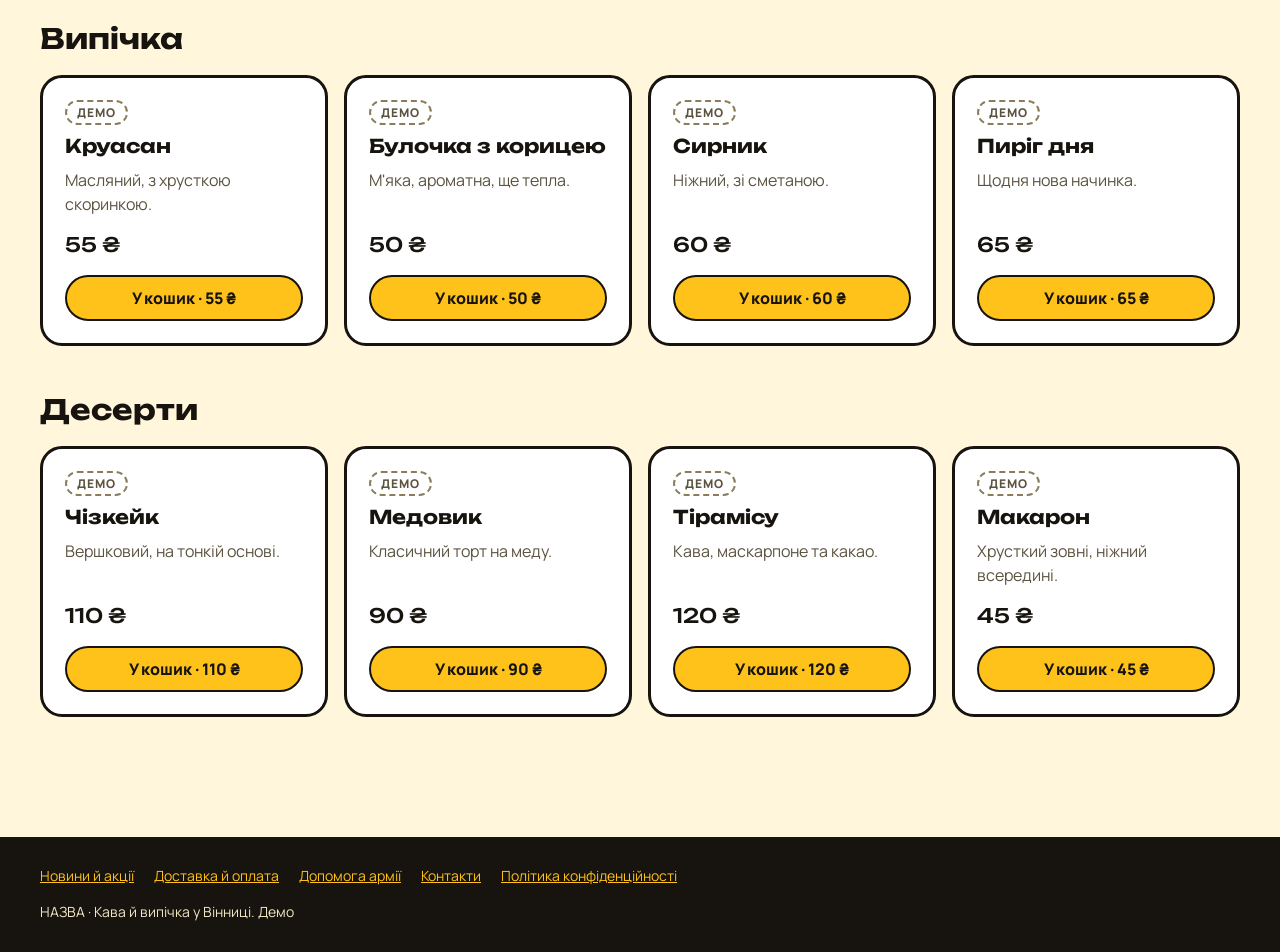
<file: menu.html>
<!DOCTYPE html>
<html lang="uk">
<head>
  <meta charset="utf-8">
  <meta name="viewport" content="width=device-width, initial-scale=1.0">
  <title>Меню · НАЗВА</title>
  <link rel="stylesheet" href="style.css">
  <link rel="stylesheet" href="cart.css">
  <link rel="icon" href="data:image/svg+xml,<svg xmlns=%22http://www.w3.org/2000/svg%22 viewBox=%220 0 100 100%22><text y=%22.9em%22 font-size=%2290%22>🐝</text></svg>">
</head>
<body>
    <header class="site-header">
    <div class="header-inner">
      <a href="index.html" class="logo-link" aria-label="НАЗВА, на головну">
        <svg aria-hidden="true" width="36" height="36" viewBox="-30 -30 60 60"><polygon points="0,-28 24,-14 24,14 0,28 -24,14 -24,-14" fill="#17140F"></polygon><path d="M-14 -7H14M-14 4H14M-9 15H9" stroke="#FFC21A" stroke-width="5" stroke-linecap="round"></path></svg>
        <span class="logo-text">НАЗВА</span>
      </a>
      <nav class="main-nav" aria-label="Головна навігація">
        <a href="index.html" class="nav-link">Головна</a>
        <a href="story.html" class="nav-link">Історія</a>
        <a href="locations.html" class="nav-link">Адреси</a>
        <a href="menu.html" class="nav-link nav-menu-btn active">Меню</a>
      </nav>
    </div>
  </header>

  <main>
    <section id="menu-header-banner" style="background:#FFC21A">
      <div style="max-width:1200px;margin:0 auto;padding:56px 24px">
        <h1 style="margin:0 0 12px;font-family:'Unbounded',sans-serif;font-weight:700;font-size:clamp(36px,5vw,56px);line-height:1.08">Меню</h1>
        <p style="margin:0;font-size:18px;line-height:1.55;max-width:600px">Асортимент кав'ярні: ароматна кава, свіжа випічка та ніжні десерти. Оберіть категорію нижче.</p>
      </div>
    </section>

    <section style="background:#FFF6DC">
      <div style="max-width:1200px;margin:0 auto;padding:32px 24px 72px">
        <div role="group" aria-label="Категорії меню" style="display:flex;flex-wrap:wrap;gap:10px;margin-bottom:36px" id="category-chips">
          <button class="chip-btn active" data-cat="all" style="background:#17140F;color:#FFC21A;border:2px solid #17140F;font-weight:800;font-size:16px;padding:10px 22px;min-height:44px;border-radius:999px">Усе</button>
          <button class="chip-btn" data-cat="autumn" style="background:transparent;color:#17140F;border:2px solid #17140F;font-weight:800;font-size:16px;padding:10px 22px;min-height:44px;border-radius:999px">Смак осені</button>
          <button class="chip-btn" data-cat="coffee" style="background:transparent;color:#17140F;border:2px solid #17140F;font-weight:800;font-size:16px;padding:10px 22px;min-height:44px;border-radius:999px">Кава</button>
          <button class="chip-btn" data-cat="bakery" style="background:transparent;color:#17140F;border:2px solid #17140F;font-weight:800;font-size:16px;padding:10px 22px;min-height:44px;border-radius:999px">Випічка</button>
          <button class="chip-btn" data-cat="dessert" style="background:transparent;color:#17140F;border:2px solid #17140F;font-weight:800;font-size:16px;padding:10px 22px;min-height:44px;border-radius:999px">Десерти</button>
        </div>

        <section class="menu-group" data-cat="autumn" style="margin-bottom:48px">
          <div style="background:#2A1B10;color:#FFF6DC;border-radius:28px;padding:28px">
            <div style="display:flex;flex-wrap:wrap;align-items:center;gap:12px;margin-bottom:20px">
              <h2 style="margin:0;font-family:'Unbounded',sans-serif;font-weight:700;font-size:28px;line-height:1.15">Смак осені</h2>
              <span style="background:#B7CC6A;color:#17140F;font-weight:800;font-size:12px;letter-spacing:.08em;text-transform:uppercase;padding:5px 12px;border-radius:999px">Новинки сезону</span>
            </div>
            <div style="display:grid;grid-template-columns:repeat(auto-fit,minmax(260px,1fr));gap:16px">
          <article style="background:#FFFFFF;color:#17140F;border:3px solid #B7CC6A;border-radius:22px;padding:22px;display:flex;flex-direction:column;gap:10px">
            <div style="display:flex;flex-wrap:wrap;gap:8px;min-height:24px">
              <span style="background:#B7CC6A;color:#17140F;font-weight:800;font-size:12px;letter-spacing:.08em;text-transform:uppercase;padding:4px 12px;border-radius:999px">Новинка</span>
              
            </div>
            <h3 style="margin:0;font-family:'Unbounded',sans-serif;font-weight:700;font-size:19px;line-height:1.2">Фісташкове латте</h3>
            <p style="margin:0;font-size:16px;line-height:1.5;color:#5B5340;flex:1">Кава, молоко та фісташка. Осінь у чашці.</p>
            <p style="margin:6px 0 0;font-family:'Unbounded',sans-serif;font-weight:500;font-size:20px">90 / 100 ₴</p>
          </article>
          <article style="background:#FFFFFF;color:#17140F;border:3px solid #B7CC6A;border-radius:22px;padding:22px;display:flex;flex-direction:column;gap:10px">
            <div style="display:flex;flex-wrap:wrap;gap:8px;min-height:24px">
              <span style="background:#B7CC6A;color:#17140F;font-weight:800;font-size:12px;letter-spacing:.08em;text-transform:uppercase;padding:4px 12px;border-radius:999px">Новинка</span>
              
            </div>
            <h3 style="margin:0;font-family:'Unbounded',sans-serif;font-weight:700;font-size:19px;line-height:1.2">Фісташковий торт</h3>
            <p style="margin:0;font-size:16px;line-height:1.5;color:#5B5340;flex:1">Солодка новинка у вітрині.</p>
            <p style="margin:6px 0 0;font-family:'Unbounded',sans-serif;font-weight:500;font-size:20px">150 ₴</p>
          </article>
          <article style="background:#FFFFFF;color:#17140F;border:3px solid #B7CC6A;border-radius:22px;padding:22px;display:flex;flex-direction:column;gap:10px">
            <div style="display:flex;flex-wrap:wrap;gap:8px;min-height:24px">
              <span style="background:#B7CC6A;color:#17140F;font-weight:800;font-size:12px;letter-spacing:.08em;text-transform:uppercase;padding:4px 12px;border-radius:999px">Новинка</span>
              <span style="border:2px dashed #8A7D5A;color:#5B5340;font-weight:800;font-size:12px;letter-spacing:.08em;text-transform:uppercase;padding:2px 10px;border-radius:999px">демо</span>
            </div>
            <h3 style="margin:0;font-family:'Unbounded',sans-serif;font-weight:700;font-size:19px;line-height:1.2">Пряний капучино</h3>
            <p style="margin:0;font-size:16px;line-height:1.5;color:#5B5340;flex:1">Кава з корицею та мускатним горіхом.</p>
            <p style="margin:6px 0 0;font-family:'Unbounded',sans-serif;font-weight:500;font-size:20px">85 ₴</p>
          </article>
          <article style="background:#FFFFFF;color:#17140F;border:3px solid #B7CC6A;border-radius:22px;padding:22px;display:flex;flex-direction:column;gap:10px">
            <div style="display:flex;flex-wrap:wrap;gap:8px;min-height:24px">
              <span style="background:#B7CC6A;color:#17140F;font-weight:800;font-size:12px;letter-spacing:.08em;text-transform:uppercase;padding:4px 12px;border-radius:999px">Новинка</span>
              <span style="border:2px dashed #8A7D5A;color:#5B5340;font-weight:800;font-size:12px;letter-spacing:.08em;text-transform:uppercase;padding:2px 10px;border-radius:999px">демо</span>
            </div>
            <h3 style="margin:0;font-family:'Unbounded',sans-serif;font-weight:700;font-size:19px;line-height:1.2">Яблучний штрудель</h3>
            <p style="margin:0;font-size:16px;line-height:1.5;color:#5B5340;flex:1">Тепле яблуко, кориця, хрустке тісто.</p>
            <p style="margin:6px 0 0;font-family:'Unbounded',sans-serif;font-weight:500;font-size:20px">70 ₴</p>
          </article>

            </div>
          </div>
        </section>
        <section class="menu-group" data-cat="coffee" style="margin-bottom:48px">
          <div>
            <h2 style="margin:0 0 20px;font-family:'Unbounded',sans-serif;font-weight:700;font-size:28px;line-height:1.15">Кава</h2>
            <div style="display:grid;grid-template-columns:repeat(auto-fit,minmax(260px,1fr));gap:16px">
          <article style="background:#FFFFFF;color:#17140F;border:3px solid #17140F;border-radius:22px;padding:22px;display:flex;flex-direction:column;gap:10px">
            <div style="display:flex;flex-wrap:wrap;gap:8px;min-height:24px">
              
              <span style="border:2px dashed #8A7D5A;color:#5B5340;font-weight:800;font-size:12px;letter-spacing:.08em;text-transform:uppercase;padding:2px 10px;border-radius:999px">демо</span>
            </div>
            <h3 style="margin:0;font-family:'Unbounded',sans-serif;font-weight:700;font-size:19px;line-height:1.2">Еспресо</h3>
            <p style="margin:0;font-size:16px;line-height:1.5;color:#5B5340;flex:1">Класичний міцний шот.</p>
            <p style="margin:6px 0 0;font-family:'Unbounded',sans-serif;font-weight:500;font-size:20px">45 ₴</p>
          </article>
          <article style="background:#FFFFFF;color:#17140F;border:3px solid #17140F;border-radius:22px;padding:22px;display:flex;flex-direction:column;gap:10px">
            <div style="display:flex;flex-wrap:wrap;gap:8px;min-height:24px">
              
              <span style="border:2px dashed #8A7D5A;color:#5B5340;font-weight:800;font-size:12px;letter-spacing:.08em;text-transform:uppercase;padding:2px 10px;border-radius:999px">демо</span>
            </div>
            <h3 style="margin:0;font-family:'Unbounded',sans-serif;font-weight:700;font-size:19px;line-height:1.2">Американо</h3>
            <p style="margin:0;font-size:16px;line-height:1.5;color:#5B5340;flex:1">Еспресо з гарячою водою.</p>
            <p style="margin:6px 0 0;font-family:'Unbounded',sans-serif;font-weight:500;font-size:20px">55 ₴</p>
          </article>
          <article style="background:#FFFFFF;color:#17140F;border:3px solid #17140F;border-radius:22px;padding:22px;display:flex;flex-direction:column;gap:10px">
            <div style="display:flex;flex-wrap:wrap;gap:8px;min-height:24px">
              
              <span style="border:2px dashed #8A7D5A;color:#5B5340;font-weight:800;font-size:12px;letter-spacing:.08em;text-transform:uppercase;padding:2px 10px;border-radius:999px">демо</span>
            </div>
            <h3 style="margin:0;font-family:'Unbounded',sans-serif;font-weight:700;font-size:19px;line-height:1.2">Капучино</h3>
            <p style="margin:0;font-size:16px;line-height:1.5;color:#5B5340;flex:1">Еспресо, молоко й щільна пінка.</p>
            <p style="margin:6px 0 0;font-family:'Unbounded',sans-serif;font-weight:500;font-size:20px">70 / 85 ₴</p>
          </article>
          <article style="background:#FFFFFF;color:#17140F;border:3px solid #17140F;border-radius:22px;padding:22px;display:flex;flex-direction:column;gap:10px">
            <div style="display:flex;flex-wrap:wrap;gap:8px;min-height:24px">
              
              <span style="border:2px dashed #8A7D5A;color:#5B5340;font-weight:800;font-size:12px;letter-spacing:.08em;text-transform:uppercase;padding:2px 10px;border-radius:999px">демо</span>
            </div>
            <h3 style="margin:0;font-family:'Unbounded',sans-serif;font-weight:700;font-size:19px;line-height:1.2">Латте</h3>
            <p style="margin:0;font-size:16px;line-height:1.5;color:#5B5340;flex:1">М'яка кава з великою кількістю молока.</p>
            <p style="margin:6px 0 0;font-family:'Unbounded',sans-serif;font-weight:500;font-size:20px">75 / 90 ₴</p>
          </article>
          <article style="background:#FFFFFF;color:#17140F;border:3px solid #17140F;border-radius:22px;padding:22px;display:flex;flex-direction:column;gap:10px">
            <div style="display:flex;flex-wrap:wrap;gap:8px;min-height:24px">
              
              <span style="border:2px dashed #8A7D5A;color:#5B5340;font-weight:800;font-size:12px;letter-spacing:.08em;text-transform:uppercase;padding:2px 10px;border-radius:999px">демо</span>
            </div>
            <h3 style="margin:0;font-family:'Unbounded',sans-serif;font-weight:700;font-size:19px;line-height:1.2">Какао</h3>
            <p style="margin:0;font-size:16px;line-height:1.5;color:#5B5340;flex:1">Гаряче какао для холодного дня.</p>
            <p style="margin:6px 0 0;font-family:'Unbounded',sans-serif;font-weight:500;font-size:20px">65 ₴</p>
          </article>
          <article style="background:#FFFFFF;color:#17140F;border:3px solid #17140F;border-radius:22px;padding:22px;display:flex;flex-direction:column;gap:10px">
            <div style="display:flex;flex-wrap:wrap;gap:8px;min-height:24px">
              
              <span style="border:2px dashed #8A7D5A;color:#5B5340;font-weight:800;font-size:12px;letter-spacing:.08em;text-transform:uppercase;padding:2px 10px;border-radius:999px">демо</span>
            </div>
            <h3 style="margin:0;font-family:'Unbounded',sans-serif;font-weight:700;font-size:19px;line-height:1.2">Холодна кава</h3>
            <p style="margin:0;font-size:16px;line-height:1.5;color:#5B5340;flex:1">Освіжаюча кава з льодом.</p>
            <p style="margin:6px 0 0;font-family:'Unbounded',sans-serif;font-weight:500;font-size:20px">80 ₴</p>
          </article>

            </div>
          </div>
        </section>
        <section class="menu-group" data-cat="bakery" style="margin-bottom:48px">
          <div>
            <h2 style="margin:0 0 20px;font-family:'Unbounded',sans-serif;font-weight:700;font-size:28px;line-height:1.15">Випічка</h2>
            <div style="display:grid;grid-template-columns:repeat(auto-fit,minmax(260px,1fr));gap:16px">
          <article style="background:#FFFFFF;color:#17140F;border:3px solid #17140F;border-radius:22px;padding:22px;display:flex;flex-direction:column;gap:10px">
            <div style="display:flex;flex-wrap:wrap;gap:8px;min-height:24px">
              
              <span style="border:2px dashed #8A7D5A;color:#5B5340;font-weight:800;font-size:12px;letter-spacing:.08em;text-transform:uppercase;padding:2px 10px;border-radius:999px">демо</span>
            </div>
            <h3 style="margin:0;font-family:'Unbounded',sans-serif;font-weight:700;font-size:19px;line-height:1.2">Круасан</h3>
            <p style="margin:0;font-size:16px;line-height:1.5;color:#5B5340;flex:1">Масляний, з хрусткою скоринкою.</p>
            <p style="margin:6px 0 0;font-family:'Unbounded',sans-serif;font-weight:500;font-size:20px">55 ₴</p>
          </article>
          <article style="background:#FFFFFF;color:#17140F;border:3px solid #17140F;border-radius:22px;padding:22px;display:flex;flex-direction:column;gap:10px">
            <div style="display:flex;flex-wrap:wrap;gap:8px;min-height:24px">
              
              <span style="border:2px dashed #8A7D5A;color:#5B5340;font-weight:800;font-size:12px;letter-spacing:.08em;text-transform:uppercase;padding:2px 10px;border-radius:999px">демо</span>
            </div>
            <h3 style="margin:0;font-family:'Unbounded',sans-serif;font-weight:700;font-size:19px;line-height:1.2">Булочка з корицею</h3>
            <p style="margin:0;font-size:16px;line-height:1.5;color:#5B5340;flex:1">М'яка, ароматна, ще тепла.</p>
            <p style="margin:6px 0 0;font-family:'Unbounded',sans-serif;font-weight:500;font-size:20px">50 ₴</p>
          </article>
          <article style="background:#FFFFFF;color:#17140F;border:3px solid #17140F;border-radius:22px;padding:22px;display:flex;flex-direction:column;gap:10px">
            <div style="display:flex;flex-wrap:wrap;gap:8px;min-height:24px">
              
              <span style="border:2px dashed #8A7D5A;color:#5B5340;font-weight:800;font-size:12px;letter-spacing:.08em;text-transform:uppercase;padding:2px 10px;border-radius:999px">демо</span>
            </div>
            <h3 style="margin:0;font-family:'Unbounded',sans-serif;font-weight:700;font-size:19px;line-height:1.2">Сирник</h3>
            <p style="margin:0;font-size:16px;line-height:1.5;color:#5B5340;flex:1">Ніжний, зі сметаною.</p>
            <p style="margin:6px 0 0;font-family:'Unbounded',sans-serif;font-weight:500;font-size:20px">60 ₴</p>
          </article>
          <article style="background:#FFFFFF;color:#17140F;border:3px solid #17140F;border-radius:22px;padding:22px;display:flex;flex-direction:column;gap:10px">
            <div style="display:flex;flex-wrap:wrap;gap:8px;min-height:24px">
              
              <span style="border:2px dashed #8A7D5A;color:#5B5340;font-weight:800;font-size:12px;letter-spacing:.08em;text-transform:uppercase;padding:2px 10px;border-radius:999px">демо</span>
            </div>
            <h3 style="margin:0;font-family:'Unbounded',sans-serif;font-weight:700;font-size:19px;line-height:1.2">Пиріг дня</h3>
            <p style="margin:0;font-size:16px;line-height:1.5;color:#5B5340;flex:1">Щодня нова начинка.</p>
            <p style="margin:6px 0 0;font-family:'Unbounded',sans-serif;font-weight:500;font-size:20px">65 ₴</p>
          </article>

            </div>
          </div>
        </section>
        <section class="menu-group" data-cat="dessert" style="margin-bottom:48px">
          <div>
            <h2 style="margin:0 0 20px;font-family:'Unbounded',sans-serif;font-weight:700;font-size:28px;line-height:1.15">Десерти</h2>
            <div style="display:grid;grid-template-columns:repeat(auto-fit,minmax(260px,1fr));gap:16px">
          <article style="background:#FFFFFF;color:#17140F;border:3px solid #17140F;border-radius:22px;padding:22px;display:flex;flex-direction:column;gap:10px">
            <div style="display:flex;flex-wrap:wrap;gap:8px;min-height:24px">
              
              <span style="border:2px dashed #8A7D5A;color:#5B5340;font-weight:800;font-size:12px;letter-spacing:.08em;text-transform:uppercase;padding:2px 10px;border-radius:999px">демо</span>
            </div>
            <h3 style="margin:0;font-family:'Unbounded',sans-serif;font-weight:700;font-size:19px;line-height:1.2">Чізкейк</h3>
            <p style="margin:0;font-size:16px;line-height:1.5;color:#5B5340;flex:1">Вершковий, на тонкій основі.</p>
            <p style="margin:6px 0 0;font-family:'Unbounded',sans-serif;font-weight:500;font-size:20px">110 ₴</p>
          </article>
          <article style="background:#FFFFFF;color:#17140F;border:3px solid #17140F;border-radius:22px;padding:22px;display:flex;flex-direction:column;gap:10px">
            <div style="display:flex;flex-wrap:wrap;gap:8px;min-height:24px">
              
              <span style="border:2px dashed #8A7D5A;color:#5B5340;font-weight:800;font-size:12px;letter-spacing:.08em;text-transform:uppercase;padding:2px 10px;border-radius:999px">демо</span>
            </div>
            <h3 style="margin:0;font-family:'Unbounded',sans-serif;font-weight:700;font-size:19px;line-height:1.2">Медовик</h3>
            <p style="margin:0;font-size:16px;line-height:1.5;color:#5B5340;flex:1">Класичний торт на меду.</p>
            <p style="margin:6px 0 0;font-family:'Unbounded',sans-serif;font-weight:500;font-size:20px">90 ₴</p>
          </article>
          <article style="background:#FFFFFF;color:#17140F;border:3px solid #17140F;border-radius:22px;padding:22px;display:flex;flex-direction:column;gap:10px">
            <div style="display:flex;flex-wrap:wrap;gap:8px;min-height:24px">
              
              <span style="border:2px dashed #8A7D5A;color:#5B5340;font-weight:800;font-size:12px;letter-spacing:.08em;text-transform:uppercase;padding:2px 10px;border-radius:999px">демо</span>
            </div>
            <h3 style="margin:0;font-family:'Unbounded',sans-serif;font-weight:700;font-size:19px;line-height:1.2">Тірамісу</h3>
            <p style="margin:0;font-size:16px;line-height:1.5;color:#5B5340;flex:1">Кава, маскарпоне та какао.</p>
            <p style="margin:6px 0 0;font-family:'Unbounded',sans-serif;font-weight:500;font-size:20px">120 ₴</p>
          </article>
          <article style="background:#FFFFFF;color:#17140F;border:3px solid #17140F;border-radius:22px;padding:22px;display:flex;flex-direction:column;gap:10px">
            <div style="display:flex;flex-wrap:wrap;gap:8px;min-height:24px">
              
              <span style="border:2px dashed #8A7D5A;color:#5B5340;font-weight:800;font-size:12px;letter-spacing:.08em;text-transform:uppercase;padding:2px 10px;border-radius:999px">демо</span>
            </div>
            <h3 style="margin:0;font-family:'Unbounded',sans-serif;font-weight:700;font-size:19px;line-height:1.2">Макарон</h3>
            <p style="margin:0;font-size:16px;line-height:1.5;color:#5B5340;flex:1">Хрусткий зовні, ніжний всередині.</p>
            <p style="margin:6px 0 0;font-family:'Unbounded',sans-serif;font-weight:500;font-size:20px">45 ₴</p>
          </article>

            </div>
          </div>
        </section>

      </div>
    </section>
  </main>

  <footer style="background:#17140F;color:#F1E6C4">
    <div style="max-width:1200px;margin:0 auto;padding:28px 24px;font-size:14px;line-height:1.6">
      <nav class="footer-nav" aria-label="Додаткові сторінки"><a href="news.html">Новини й акції</a><a href="delivery.html">Доставка й оплата</a><a href="support.html">Допомога армії</a><a href="contacts.html">Контакти</a><a href="privacy.html">Політика конфіденційності</a></nav>
      НАЗВА · Кава й випічка у Вінниці. Демо
    </div>
  </footer>

  <script src="script.js"></script>
  <script src="cart.js"></script>
  <script src="i18n.js"></script>
  <script src="menu-config.js"></script>
  <script src="menu-render.js"></script>
</body>
</html>
</file>
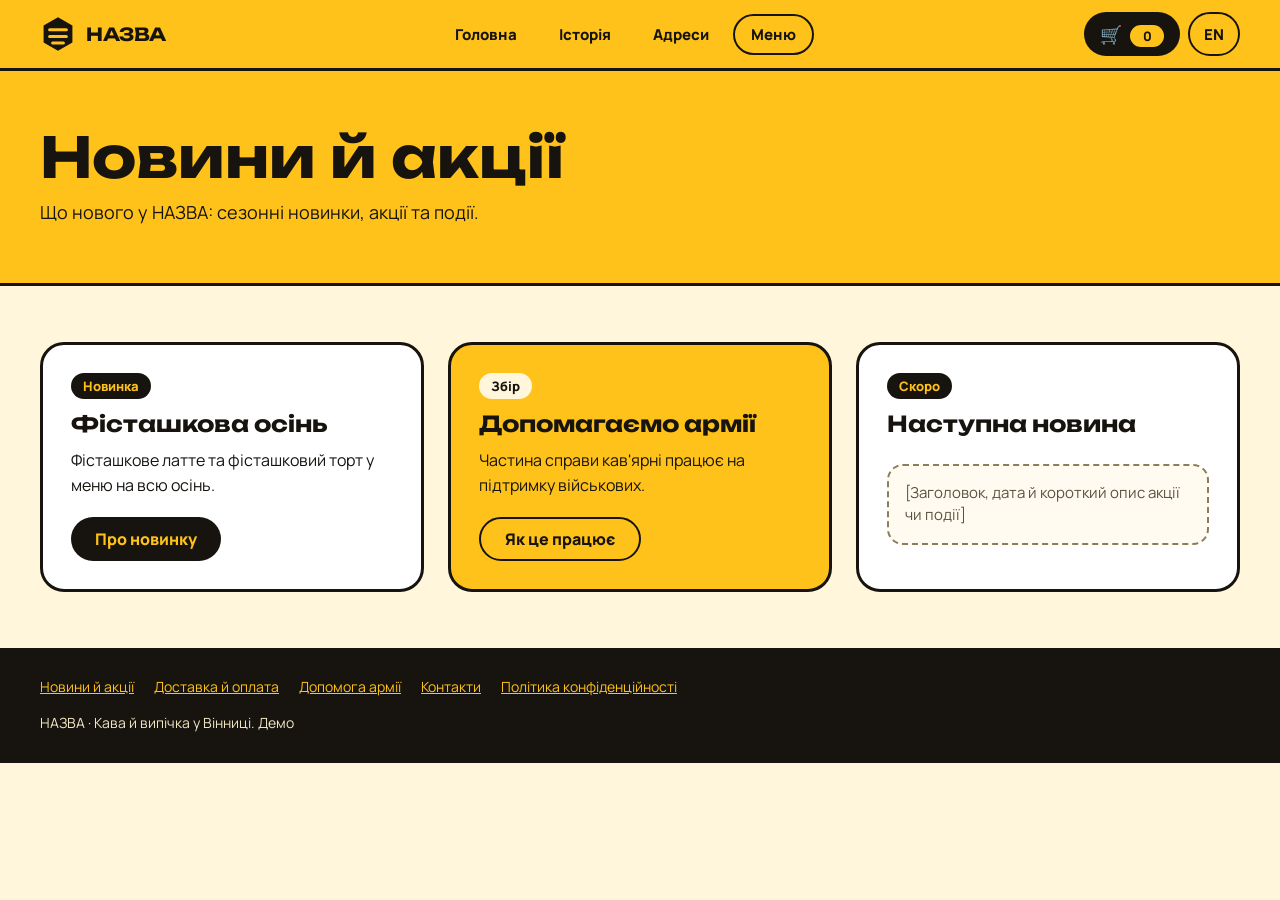
<file: news.html>
<!DOCTYPE html>
<html lang="uk">
<head>
  <meta charset="utf-8">
  <meta name="viewport" content="width=device-width, initial-scale=1.0">
  <title>Новини й акції · НАЗВА</title>
  <link rel="stylesheet" href="style.css">
  <link rel="stylesheet" href="pages.css">
  <link rel="stylesheet" href="cart.css">
  <link rel="icon" href="data:image/svg+xml,<svg xmlns=%22http://www.w3.org/2000/svg%22 viewBox=%220 0 100 100%22><text y=%22.9em%22 font-size=%2290%22>🐝</text></svg>">
</head>
<body>
  <header class="site-header">
    <div class="header-inner">
      <a href="index.html" class="logo-link" aria-label="НАЗВА, на головну"><svg aria-hidden="true" width="36" height="36" viewBox="-30 -30 60 60"><polygon points="0,-28 24,-14 24,14 0,28 -24,14 -24,-14" fill="#17140F"></polygon><path d="M-14 -7H14M-14 4H14M-9 15H9" stroke="#FFC21A" stroke-width="5" stroke-linecap="round"></path></svg><span class="logo-text">НАЗВА</span></a>
      <nav class="main-nav" aria-label="Головна навігація"><a href="index.html" class="nav-link">Головна</a><a href="story.html" class="nav-link">Історія</a><a href="locations.html" class="nav-link">Адреси</a><a href="menu.html" class="nav-link nav-menu-btn">Меню</a></nav>
    </div>
  </header>
  <main>
    <section class="hero"><div class="wrap"><h1>Новини й акції</h1><p>Що нового у НАЗВА: сезонні новинки, акції та події.</p></div></section>
    <section class="sec"><div class="grid"><div class="card "><span class="tag">Новинка</span><h3>Фісташкова осінь</h3><p>Фісташкове латте та фісташковий торт у меню на всю осінь.</p><a class="btn " href="promo-pistachio.html">Про новинку</a></div><div class="card y"><span class="tag">Збір</span><h3>Допомагаємо армії</h3><p>Частина справи кав'ярні працює на підтримку військових.</p><a class="btn o" href="support.html">Як це працює</a></div><div class="card "><span class="tag">Скоро</span><h3>Наступна новина</h3><p><div class="ph">[Заголовок, дата й короткий опис акції чи події]</div></p></div></div></section>
  </main>
  <footer style="background:#17140F;color:#F1E6C4">
    <div style="max-width:1200px;margin:0 auto;padding:28px 24px;font-size:14px;line-height:1.6">
      <nav class="footer-nav" aria-label="Додаткові сторінки"><a href="news.html">Новини й акції</a><a href="delivery.html">Доставка й оплата</a><a href="support.html">Допомога армії</a><a href="contacts.html">Контакти</a><a href="privacy.html">Політика конфіденційності</a></nav>
      НАЗВА · Кава й випічка у Вінниці. Демо
    </div>
  </footer>
  <script src="script.js"></script>
  <script src="cart.js"></script>
  <script src="i18n.js"></script>
</body>
</html>
</file>
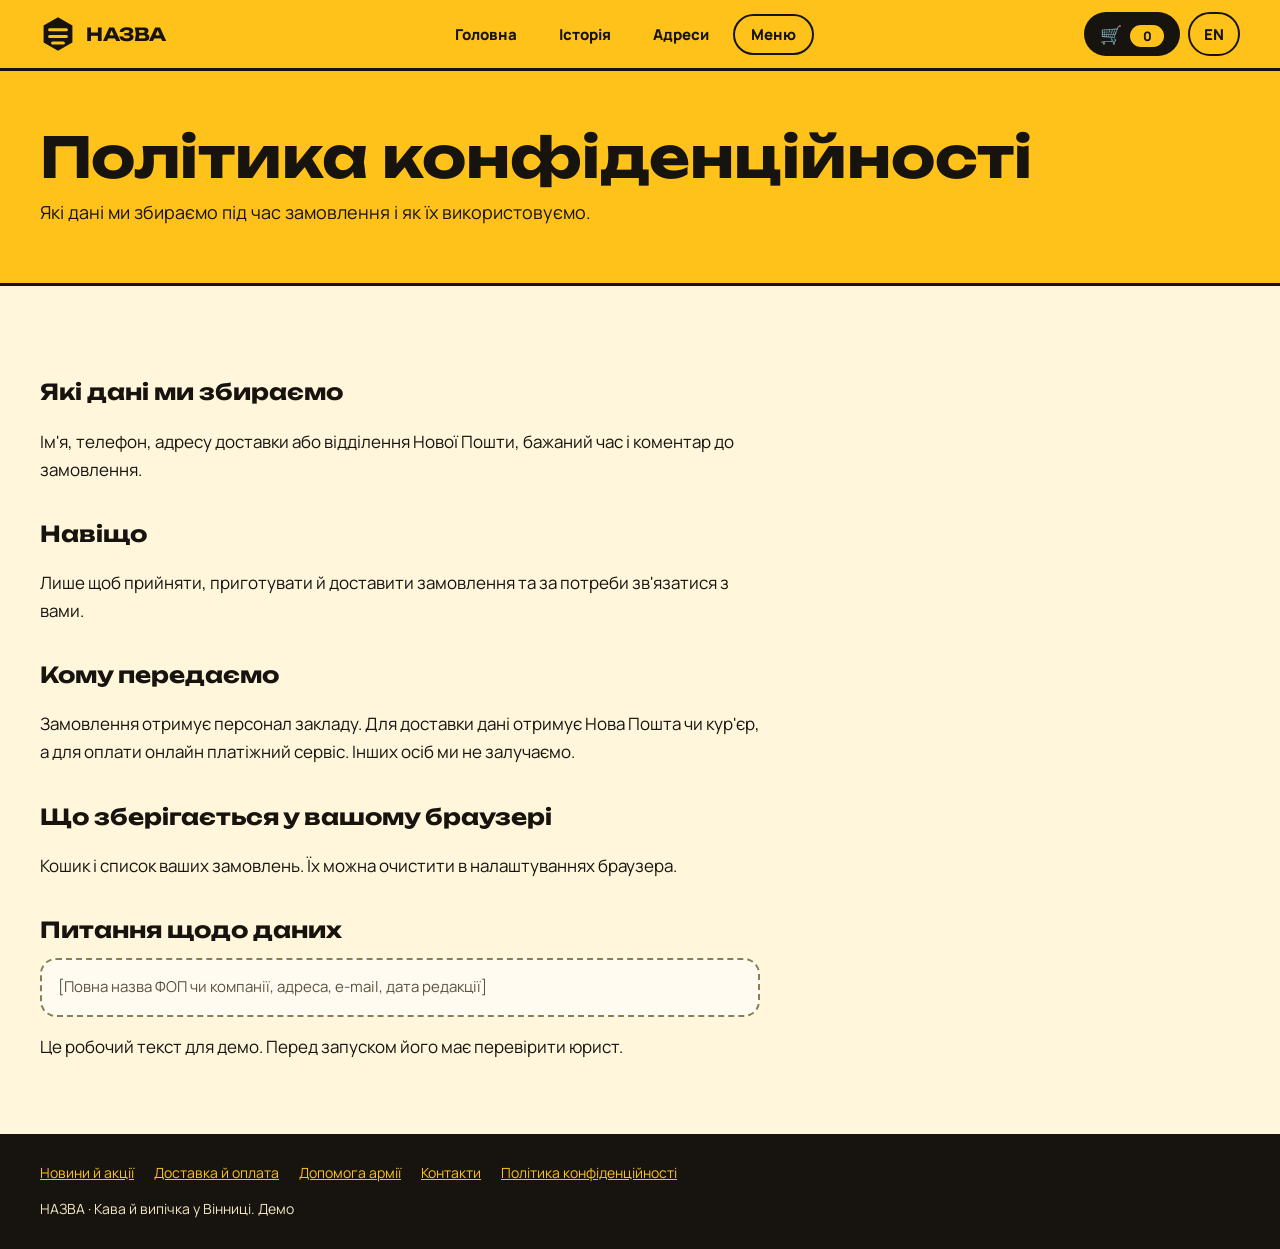
<file: privacy.html>
<!DOCTYPE html>
<html lang="uk">
<head>
  <meta charset="utf-8">
  <meta name="viewport" content="width=device-width, initial-scale=1.0">
  <title>Політика конфіденційності · НАЗВА</title>
  <link rel="stylesheet" href="style.css">
  <link rel="stylesheet" href="pages.css">
  <link rel="stylesheet" href="cart.css">
  <link rel="icon" href="data:image/svg+xml,<svg xmlns=%22http://www.w3.org/2000/svg%22 viewBox=%220 0 100 100%22><text y=%22.9em%22 font-size=%2290%22>🐝</text></svg>">
</head>
<body>
  <header class="site-header">
    <div class="header-inner">
      <a href="index.html" class="logo-link" aria-label="НАЗВА, на головну"><svg aria-hidden="true" width="36" height="36" viewBox="-30 -30 60 60"><polygon points="0,-28 24,-14 24,14 0,28 -24,14 -24,-14" fill="#17140F"></polygon><path d="M-14 -7H14M-14 4H14M-9 15H9" stroke="#FFC21A" stroke-width="5" stroke-linecap="round"></path></svg><span class="logo-text">НАЗВА</span></a>
      <nav class="main-nav" aria-label="Головна навігація"><a href="index.html" class="nav-link">Головна</a><a href="story.html" class="nav-link">Історія</a><a href="locations.html" class="nav-link">Адреси</a><a href="menu.html" class="nav-link nav-menu-btn">Меню</a></nav>
    </div>
  </header>
  <main>
    <section class="hero"><div class="wrap"><h1>Політика конфіденційності</h1><p>Які дані ми збираємо під час замовлення і як їх використовуємо.</p></div></section>
    <section class="sec"><div class="prose"><h2>Які дані ми збираємо</h2><p>Ім'я, телефон, адресу доставки або відділення Нової Пошти, бажаний час і коментар до замовлення.</p><h2>Навіщо</h2><p>Лише щоб прийняти, приготувати й доставити замовлення та за потреби зв'язатися з вами.</p><h2>Кому передаємо</h2><p>Замовлення отримує персонал закладу. Для доставки дані отримує Нова Пошта чи кур'єр, а для оплати онлайн платіжний сервіс. Інших осіб ми не залучаємо.</p><h2>Що зберігається у вашому браузері</h2><p>Кошик і список ваших замовлень. Їх можна очистити в налаштуваннях браузера.</p><h2>Питання щодо даних</h2><div class="ph">[Повна назва ФОП чи компанії, адреса, e-mail, дата редакції]</div><p style="margin-top:16px">Це робочий текст для демо. Перед запуском його має перевірити юрист.</p></div></section>
  </main>
  <footer style="background:#17140F;color:#F1E6C4">
    <div style="max-width:1200px;margin:0 auto;padding:28px 24px;font-size:14px;line-height:1.6">
      <nav class="footer-nav" aria-label="Додаткові сторінки"><a href="news.html">Новини й акції</a><a href="delivery.html">Доставка й оплата</a><a href="support.html">Допомога армії</a><a href="contacts.html">Контакти</a><a href="privacy.html">Політика конфіденційності</a></nav>
      НАЗВА · Кава й випічка у Вінниці. Демо
    </div>
  </footer>
  <script src="script.js"></script>
  <script src="cart.js"></script>
  <script src="i18n.js"></script>
</body>
</html>
</file>
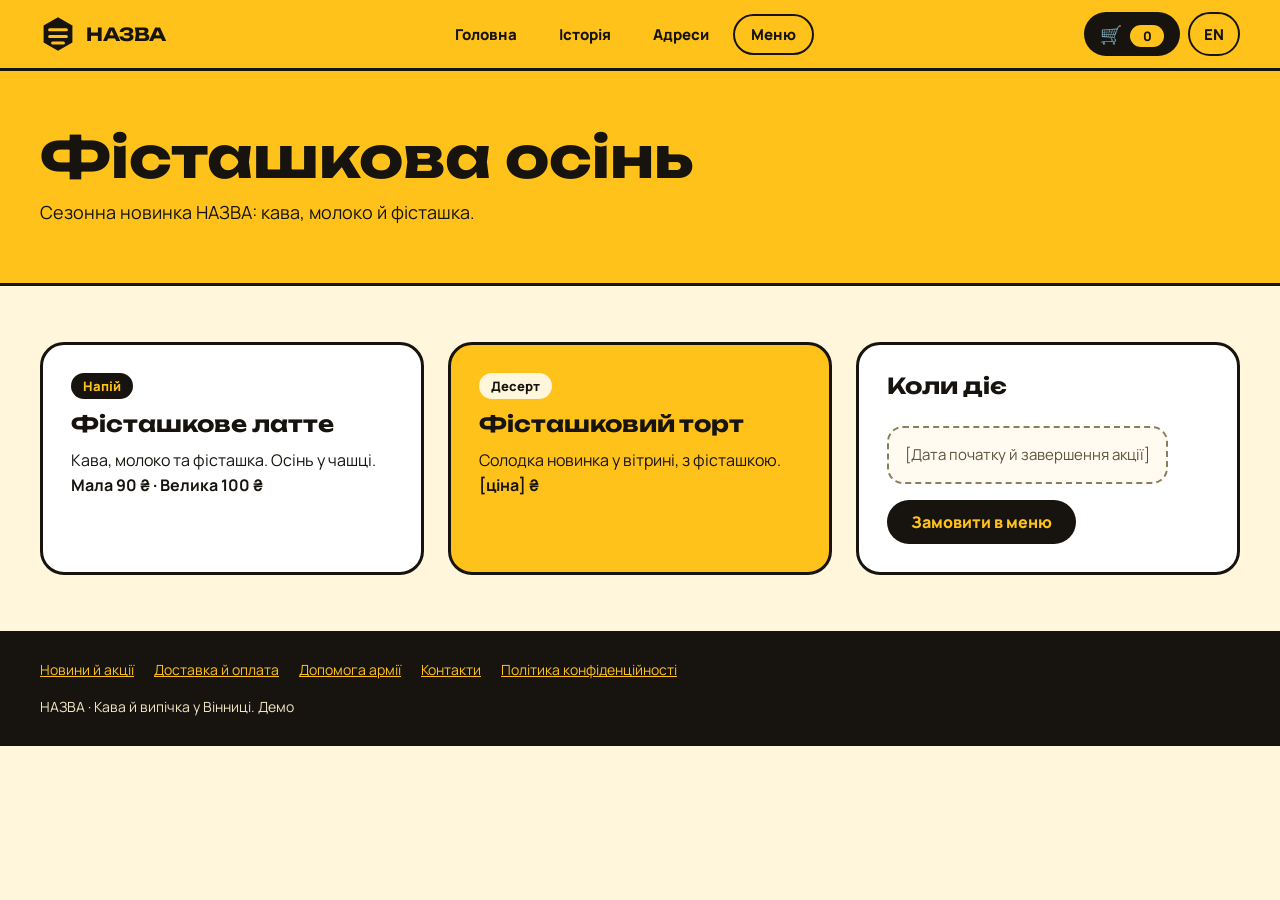
<file: promo-pistachio.html>
<!DOCTYPE html>
<html lang="uk">
<head>
  <meta charset="utf-8">
  <meta name="viewport" content="width=device-width, initial-scale=1.0">
  <title>Фісташкова осінь · НАЗВА</title>
  <link rel="stylesheet" href="style.css">
  <link rel="stylesheet" href="pages.css">
  <link rel="stylesheet" href="cart.css">
  <link rel="icon" href="data:image/svg+xml,<svg xmlns=%22http://www.w3.org/2000/svg%22 viewBox=%220 0 100 100%22><text y=%22.9em%22 font-size=%2290%22>🐝</text></svg>">
</head>
<body>
  <header class="site-header">
    <div class="header-inner">
      <a href="index.html" class="logo-link" aria-label="НАЗВА, на головну"><svg aria-hidden="true" width="36" height="36" viewBox="-30 -30 60 60"><polygon points="0,-28 24,-14 24,14 0,28 -24,14 -24,-14" fill="#17140F"></polygon><path d="M-14 -7H14M-14 4H14M-9 15H9" stroke="#FFC21A" stroke-width="5" stroke-linecap="round"></path></svg><span class="logo-text">НАЗВА</span></a>
      <nav class="main-nav" aria-label="Головна навігація"><a href="index.html" class="nav-link">Головна</a><a href="story.html" class="nav-link">Історія</a><a href="locations.html" class="nav-link">Адреси</a><a href="menu.html" class="nav-link nav-menu-btn">Меню</a></nav>
    </div>
  </header>
  <main>
    <section class="hero"><div class="wrap"><h1>Фісташкова осінь</h1><p>Сезонна новинка НАЗВА: кава, молоко й фісташка.</p></div></section>
    <section class="sec"><div class="grid"><div class="card "><span class="tag">Напій</span><h3>Фісташкове латте</h3><p>Кава, молоко та фісташка. Осінь у чашці.<br><b>Мала 90 ₴ · Велика 100 ₴</b></p></div><div class="card y"><span class="tag">Десерт</span><h3>Фісташковий торт</h3><p>Солодка новинка у вітрині, з фісташкою.<br><b>[ціна] ₴</b></p></div><div class="card "><h3>Коли діє</h3><p><div class="ph">[Дата початку й завершення акції]</div></p><a class="btn " href="menu.html?cat=autumn">Замовити в меню</a></div></div></section>
  </main>
  <footer style="background:#17140F;color:#F1E6C4">
    <div style="max-width:1200px;margin:0 auto;padding:28px 24px;font-size:14px;line-height:1.6">
      <nav class="footer-nav" aria-label="Додаткові сторінки"><a href="news.html">Новини й акції</a><a href="delivery.html">Доставка й оплата</a><a href="support.html">Допомога армії</a><a href="contacts.html">Контакти</a><a href="privacy.html">Політика конфіденційності</a></nav>
      НАЗВА · Кава й випічка у Вінниці. Демо
    </div>
  </footer>
  <script src="script.js"></script>
  <script src="cart.js"></script>
  <script src="i18n.js"></script>
</body>
</html>
</file>
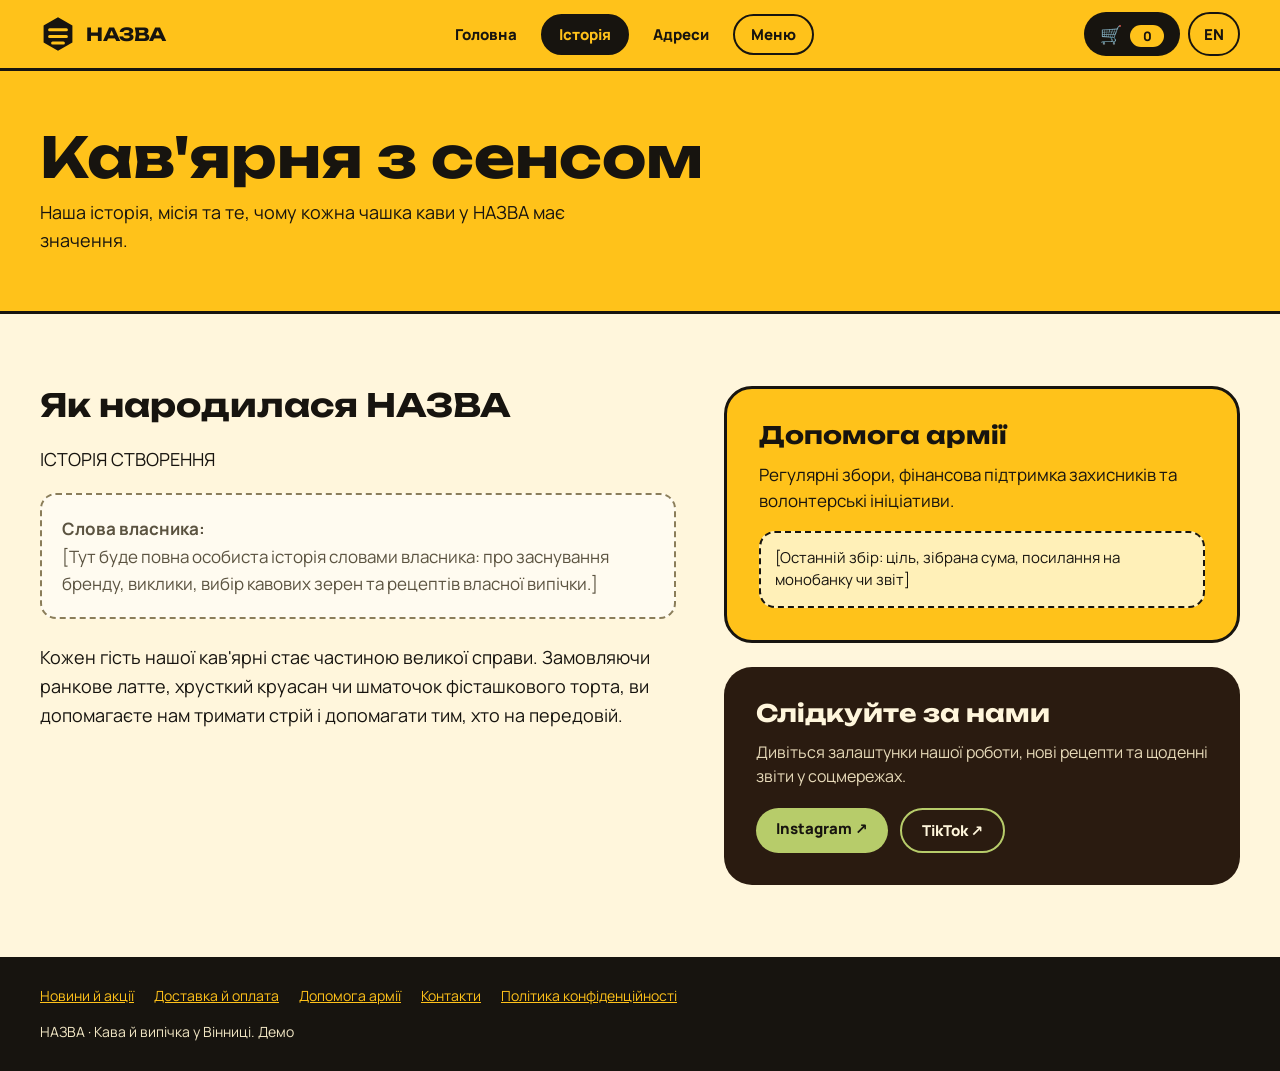
<file: story.html>
<!DOCTYPE html>
<html lang="uk">
<head>
  <meta charset="utf-8">
  <meta name="viewport" content="width=device-width, initial-scale=1.0">
  <title>Історія · НАЗВА </title>
  <link rel="stylesheet" href="style.css">
  <link rel="stylesheet" href="cart.css">
  <link rel="icon" href="data:image/svg+xml,<svg xmlns=%22http://www.w3.org/2000/svg%22 viewBox=%220 0 100 100%22><text y=%22.9em%22 font-size=%2290%22>🐝</text></svg>">
</head>
<body>
    <header class="site-header">
    <div class="header-inner">
      <a href="index.html" class="logo-link" aria-label="НАЗВА, на головну">
        <svg aria-hidden="true" width="36" height="36" viewBox="-30 -30 60 60"><polygon points="0,-28 24,-14 24,14 0,28 -24,14 -24,-14" fill="#17140F"></polygon><path d="M-14 -7H14M-14 4H14M-9 15H9" stroke="#FFC21A" stroke-width="5" stroke-linecap="round"></path></svg>
        <span class="logo-text">НАЗВА</span>
      </a>
      <nav class="main-nav" aria-label="Головна навігація">
        <a href="index.html" class="nav-link">Головна</a>
        <a href="story.html" class="nav-link active">Історія</a>
        <a href="locations.html" class="nav-link">Адреси</a>
        <a href="menu.html" class="nav-link nav-menu-btn">Меню</a>
      </nav>
    </div>
  </header>

  <main style="background:#FFF6DC;min-height:75vh">
    <section style="background:#FFC21A;border-bottom:3px solid #17140F">
      <div style="max-width:1200px;margin:0 auto;padding:56px 24px">
        <h1 style="margin:0 0 12px;font-family:'Unbounded',sans-serif;font-weight:700;font-size:clamp(36px,5vw,56px);line-height:1.08">Кав'ярня з сенсом</h1>
        <p style="margin:0;font-size:18px;line-height:1.55;max-width:600px">Наша історія, місія та те, чому кожна чашка кави у НАЗВА має значення.</p>
      </div>
    </section>

    <section style="max-width:1200px;margin:0 auto;padding:72px 24px">
      <div style="display:flex;flex-wrap:wrap;gap:48px;align-items:flex-start">
        <div style="flex:1 1 480px;min-width:0">
          <h2 style="margin:0 0 20px;font-family:'Unbounded',sans-serif;font-weight:700;font-size:32px;line-height:1.2">Як народилася НАЗВА</h2>
          <p style="margin:0 0 20px;font-size:18px;line-height:1.6">ІСТОРІЯ СТВОРЕННЯ</p>
          <div style="margin:0 0 24px;font-size:17px;line-height:1.6;color:#5B5340;border:2px dashed #8A7D5A;border-radius:16px;padding:20px;background:#FFFBF0">
            <strong>Слова власника:</strong><br>
            [Тут буде повна особиста історія словами власника: про заснування бренду, виклики, вибір кавових зерен та рецептів власної випічки.]
          </div>
          <p style="margin:0 0 24px;font-size:18px;line-height:1.6">Кожен гість нашої кав'ярні стає частиною великої справи. Замовляючи ранкове латте, хрусткий круасан чи шматочок фісташкового торта, ви допомагаєте нам тримати стрій і допомагати тим, хто на передовій.</p>
        </div>

        <div style="flex:1 1 360px;min-width:0;display:flex;flex-direction:column;gap:24px">
          <div style="background:#FFC21A;border:3px solid #17140F;border-radius:28px;padding:32px">
            <h3 style="margin:0 0 12px;font-family:'Unbounded',sans-serif;font-weight:700;font-size:24px;line-height:1.2">Допомога армії</h3>
            <p style="margin:0 0 16px;font-size:17px;line-height:1.55">Регулярні збори, фінансова підтримка захисників та волонтерські ініціативи.</p>
            <div style="margin:0;font-size:15px;line-height:1.5;color:#17140F;border:2px dashed #17140F;border-radius:16px;padding:14px;background:#FFF0B8">
              [Останній збір: ціль, зібрана сума, посилання на монобанку чи звіт]
            </div>
          </div>

          <div style="background:#2A1B10;color:#FFF6DC;border-radius:28px;padding:32px">
            <h3 style="margin:0 0 12px;font-family:'Unbounded',sans-serif;font-weight:700;font-size:24px;line-height:1.2">Слідкуйте за нами</h3>
            <p style="margin:0 0 20px;font-size:16px;line-height:1.5;color:#E6D9B8">Дивіться залаштунки нашої роботи, нові рецепти та щоденні звіти у соцмережах.</p>
            <div style="display:flex;flex-wrap:wrap;gap:12px">
              <a href="" target="_blank" rel="noopener" style="background:#B7CC6A;color:#17140F;text-decoration:none;font-weight:800;font-size:15px;padding:10px 20px;border-radius:999px">Instagram ↗</a>
              <a href="" target="_blank" rel="noopener" style="background:transparent;color:#FFF6DC;border:2px solid #B7CC6A;text-decoration:none;font-weight:800;font-size:15px;padding:10px 20px;border-radius:999px">TikTok ↗</a>
            </div>
          </div>
        </div>
      </div>
    </section>
  </main>

  <footer style="background:#17140F;color:#F1E6C4">
    <div style="max-width:1200px;margin:0 auto;padding:28px 24px;font-size:14px;line-height:1.6">
      <nav class="footer-nav" aria-label="Додаткові сторінки"><a href="news.html">Новини й акції</a><a href="delivery.html">Доставка й оплата</a><a href="support.html">Допомога армії</a><a href="contacts.html">Контакти</a><a href="privacy.html">Політика конфіденційності</a></nav>
     НАЗВА · Кава й випічка у Вінниці. Демо
    </div>
  </footer>

  <script src="script.js"></script>
  <script src="cart.js"></script>
  <script src="i18n.js"></script>
</body>
</html>
</file>
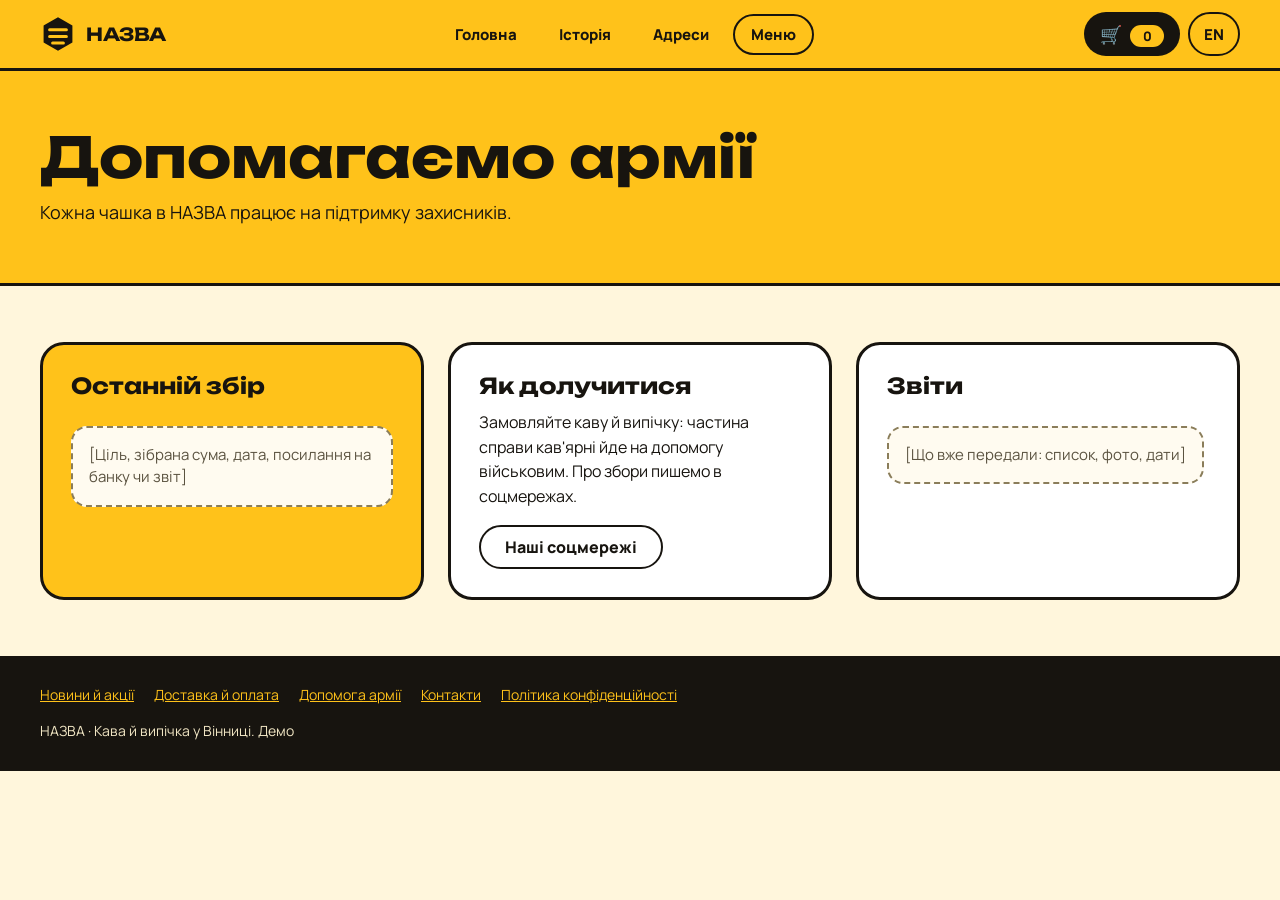
<file: support.html>
<!DOCTYPE html>
<html lang="uk">
<head>
  <meta charset="utf-8">
  <meta name="viewport" content="width=device-width, initial-scale=1.0">
  <title>Допомога армії · НАЗВА</title>
  <link rel="stylesheet" href="style.css">
  <link rel="stylesheet" href="pages.css">
  <link rel="stylesheet" href="cart.css">
  <link rel="icon" href="data:image/svg+xml,<svg xmlns=%22http://www.w3.org/2000/svg%22 viewBox=%220 0 100 100%22><text y=%22.9em%22 font-size=%2290%22>🐝</text></svg>">
</head>
<body>
  <header class="site-header">
    <div class="header-inner">
      <a href="index.html" class="logo-link" aria-label="НАЗВА, на головну"><svg aria-hidden="true" width="36" height="36" viewBox="-30 -30 60 60"><polygon points="0,-28 24,-14 24,14 0,28 -24,14 -24,-14" fill="#17140F"></polygon><path d="M-14 -7H14M-14 4H14M-9 15H9" stroke="#FFC21A" stroke-width="5" stroke-linecap="round"></path></svg><span class="logo-text">НАЗВА</span></a>
      <nav class="main-nav" aria-label="Головна навігація"><a href="index.html" class="nav-link">Головна</a><a href="story.html" class="nav-link">Історія</a><a href="locations.html" class="nav-link">Адреси</a><a href="menu.html" class="nav-link nav-menu-btn">Меню</a></nav>
    </div>
  </header>
  <main>
    <section class="hero"><div class="wrap"><h1>Допомагаємо армії</h1><p>Кожна чашка в НАЗВА працює на підтримку захисників.</p></div></section>
    <section class="sec"><div class="grid"><div class="card y"><h3>Останній збір</h3><p><div class="ph">[Ціль, зібрана сума, дата, посилання на банку чи звіт]</div></p></div><div class="card "><h3>Як долучитися</h3><p>Замовляйте каву й випічку: частина справи кав'ярні йде на допомогу військовим. Про збори пишемо в соцмережах.</p><a class="btn o" href="contacts.html">Наші соцмережі</a></div><div class="card "><h3>Звіти</h3><p><div class="ph">[Що вже передали: список, фото, дати]</div></p></div></div></section>
  </main>
  <footer style="background:#17140F;color:#F1E6C4">
    <div style="max-width:1200px;margin:0 auto;padding:28px 24px;font-size:14px;line-height:1.6">
      <nav class="footer-nav" aria-label="Додаткові сторінки"><a href="news.html">Новини й акції</a><a href="delivery.html">Доставка й оплата</a><a href="support.html">Допомога армії</a><a href="contacts.html">Контакти</a><a href="privacy.html">Політика конфіденційності</a></nav>
      НАЗВА · Кава й випічка у Вінниці. Демо
    </div>
  </footer>
  <script src="script.js"></script>
  <script src="cart.js"></script>
  <script src="i18n.js"></script>
</body>
</html>
</file>
<file: style.css>
@import url("https://fonts.googleapis.com/css2?family=Manrope:wght@400;600;800&family=Unbounded:wght@500;700&display=swap&subset=cyrillic");
/* === ОСНОВНІ СТИЛІ САЙТУ === */
body{margin:0;font-family:'Manrope',system-ui,sans-serif;color:#17140F;background:#FFF6DC}
a{color:#17140F}a:hover{color:#6B4A00}
button{font-family:inherit;cursor:pointer}

/* === СТИЛІ ЕЛЕМЕНТІВ КЕРУВАННЯ ТА КНОПОК === */
.tab-btn, .chip-btn {
  font-family: inherit;
  transition: all 0.2s ease;
}
.tab-btn:hover, .chip-btn:hover {
  opacity: 0.9;
}

/* === ШАПКА ТА НАВІГАЦІЯ (БЕЗ ЗАКРІПЛЕННЯ, 1 РЯДОК НА ТЕЛЕФОНІ) === */
.site-header {
  background: #FFC21A;
  border-bottom: 3px solid #17140F;
  position: static; /* Відкріплено від верху */
  width: 100%;
}
.header-inner {
  max-width: 1200px;
  margin: 0 auto;
  padding: 12px 20px;
  display: flex;
  align-items: center;
  justify-content: space-between;
  gap: 12px;
}
.logo-link {
  display: flex;
  align-items: center;
  gap: 10px;
  text-decoration: none;
  color: #17140F;
  flex-shrink: 0;
}
.logo-text {
  font-family: 'Unbounded', sans-serif;
  font-weight: 700;
  font-size: 18px;
}
.main-nav {
  display: flex;
  align-items: center;
  gap: 6px;
  flex-wrap: nowrap; /* Суворо в один рядок */
  overflow-x: auto;
  -webkit-overflow-scrolling: touch;
  scrollbar-width: none;
}
.main-nav::-webkit-scrollbar {
  display: none;
}
.nav-link {
  padding: 8px 16px;
  min-height: 40px;
  box-sizing: border-box;
  font-weight: 800;
  font-size: 15px;
  border-radius: 999px;
  text-decoration: none;
  color: #17140F;
  white-space: nowrap;
  border: 2px solid transparent;
  display: inline-flex;
  align-items: center;
  justify-content: center;
  transition: all 0.2s ease;
}
.nav-link:hover {
  color: #6B4A00;
}
.nav-link.active {
  background: #17140F;
  color: #FFC21A;
  border-color: #17140F;
}
.nav-link.active:hover {
  color: #FFC21A;
}
.nav-link.nav-menu-btn {
  border-color: #17140F;
}

/* Адаптація під смартфони: логотип і навігація в 1 акуратний рядок */
@media (max-width: 680px) {
  .header-inner {
    padding: 10px 12px;
    flex-direction: column;
    align-items: stretch;
    gap: 10px;
  }
  .logo-link {
    justify-content: center;
  }
  .main-nav {
    width: 100%;
    display: grid;
    grid-template-columns: repeat(4, 1fr); /* Рівно 4 колонки в 1 стрічку */
    gap: 4px;
  }
  .nav-link {
    padding: 8px 4px;
    font-size: 13px;
    min-height: 38px;
    text-align: center;
  }
}

@media (max-width: 360px) {
  .nav-link {
    font-size: 11.5px;
    padding: 6px 2px;
  }
}

/* Навігація у футері */
.footer-nav{display:flex;flex-wrap:wrap;gap:8px 20px;margin-bottom:14px}
.footer-nav a{color:#FFC21A}
.footer-nav a:hover{color:#FFF6DC}

/* Перемикач мови */
.hdr-tools{display:flex;align-items:center;gap:8px;flex-shrink:0}
.hdr-tools .cart-open{margin-left:0}
.lang-btn{min-height:44px;min-width:44px;padding:0 14px;border:2px solid #17140F;border-radius:999px;background:transparent;color:#17140F;font-weight:800;font-size:15px}
.lang-btn:hover{background:#17140F;color:#FFC21A}
.lang-btn:focus-visible{outline:3px solid #6B4A00;outline-offset:2px}
@media(max-width:680px){.hdr-tools{justify-content:center}}
</file>
<file: cart.css>
/* Кошик — стилі в кольорах сайту */
.cart-open{position:relative;margin-left:12px;background:#17140F;color:#FFC21A;border:0;border-radius:999px;min-height:44px;min-width:44px;padding:0 16px;font-size:18px;font-weight:800;cursor:pointer;flex-shrink:0}
.cart-badge{display:inline-block;background:#FFC21A;color:#17140F;border-radius:999px;font-size:13px;min-width:22px;padding:2px 6px;margin-left:4px}
.cart-badge.pop{animation:cpop .3s}
@keyframes cpop{50%{transform:scale(1.4)}}

.buy{margin-top:8px;display:flex;flex-direction:column;gap:10px}
.sizes{display:flex;gap:8px;flex-wrap:wrap}
.sizes label{cursor:pointer}
.sizes input{position:absolute;opacity:0}
.sizes span{display:inline-block;border:2px solid #17140F;border-radius:999px;padding:6px 14px;font-weight:700;font-size:14px}
.sizes input:checked+span{background:#17140F;color:#FFC21A}
.sizes input:focus-visible+span{outline:3px solid #B7CC6A;outline-offset:2px}
.buy-btn{display:block;text-align:center;text-decoration:none;box-sizing:border-box;width:100%;background:#FFC21A;color:#17140F;border:2px solid #17140F;border-radius:999px;min-height:44px;padding:10px 18px;font-weight:800;font-size:16px;cursor:pointer}
.buy-btn:hover:not(:disabled){background:#17140F;color:#FFC21A}
.buy-btn:disabled{opacity:.55;cursor:not-allowed}
.link-btn{background:none;border:0;color:#5B5340;text-decoration:underline;cursor:pointer;padding:8px 0;font-size:14px;text-align:left}

.cart-overlay{position:fixed;inset:0;background:rgba(23,20,15,.55);z-index:1000;display:flex;justify-content:flex-end}
.cart-overlay[hidden]{display:none}
.cart-panel{background:#FFF6DC;color:#17140F;width:min(440px,100%);height:100%;overflow-y:auto;display:flex;flex-direction:column;box-shadow:-8px 0 30px rgba(0,0,0,.25)}
.cart-head{display:flex;justify-content:space-between;align-items:center;padding:20px 24px;background:#FFC21A;position:sticky;top:0}
.cart-head h2{margin:0;font-size:24px}
.cart-close{background:#17140F;color:#FFC21A;border:0;border-radius:50%;width:40px;height:40px;font-size:18px;cursor:pointer}
.cart-body{padding:20px 24px 32px;display:flex;flex-direction:column;gap:14px}
.cart-empty{margin:20px 0;color:#5B5340}
.cart-list{list-style:none;margin:0;padding:0;display:flex;flex-direction:column;gap:12px}
.cart-item{display:grid;grid-template-columns:1fr auto auto;gap:12px;align-items:center;background:#fff;border:2px solid #17140F;border-radius:16px;padding:12px}
.ci-info{display:flex;flex-direction:column;gap:2px}
.ci-info small{color:#5B5340}
.ci-qty{display:flex;align-items:center;gap:8px}
.ci-qty button{width:32px;height:32px;border-radius:50%;border:2px solid #17140F;background:transparent;font-size:18px;font-weight:800;cursor:pointer;line-height:1}
.ci-sum{font-weight:800;min-width:60px;text-align:right}
.cart-total{display:flex;justify-content:space-between;font-size:20px;padding:6px 0}

.co-form{display:flex;flex-direction:column;gap:14px}
.co-form label{display:flex;flex-direction:column;gap:6px;font-weight:700;font-size:14px}
.co-form label[hidden]{display:none}
.co-form input:not([type=radio]),.co-form textarea{font:inherit;padding:10px 12px;border:2px solid #17140F;border-radius:12px;background:#fff}
.co-form fieldset{border:0;padding:0;margin:0;display:flex;gap:16px;flex-wrap:wrap}
.co-form legend{font-weight:700;font-size:14px;margin-bottom:6px}
.co-form .radio{flex-direction:row;align-items:center;gap:8px;font-weight:600}
.co-summary{background:#fff;border:2px solid #17140F;border-radius:16px;padding:12px 14px;display:flex;flex-direction:column;gap:6px}
.sum-row{display:flex;justify-content:space-between}
.sum-row.total{font-size:18px;border-top:2px dashed #8A7D5A;padding-top:8px;margin-top:2px}
.co-error{margin:0;color:#B3261E;font-weight:700;min-height:1em}
.done-pre{background:#fff;border:2px solid #17140F;border-radius:16px;padding:14px;white-space:pre-wrap;font:inherit;font-size:14px}

@media (max-width:680px){.cart-open{margin-left:8px;padding:0 12px}.cart-item{grid-template-columns:1fr auto}.ci-sum{grid-column:1/-1;text-align:left}}

.co-h{margin:8px 0 0;font-size:16px}
.opts{display:flex;flex-direction:column;gap:8px}
.opt{flex-direction:row!important;align-items:flex-start;gap:12px!important;background:#fff;border:2px solid #17140F;border-radius:14px;padding:12px 14px;cursor:pointer;font-weight:600!important}
.opt:has(input:checked){background:#FFE9A0}
.opt.off{opacity:.55;cursor:not-allowed}
.opt input{margin-top:3px;accent-color:#17140F}
.opt-t{display:flex;flex-direction:column;gap:2px}
.opt-t small{color:#5B5340;font-weight:500}

.combo{position:relative}
.combo-list{list-style:none;margin:4px 0 0;padding:4px;position:absolute;left:0;right:0;z-index:5;background:#fff;border:2px solid #17140F;border-radius:12px;max-height:240px;overflow:auto;box-shadow:0 8px 20px rgba(0,0,0,.2)}
.combo-list li{padding:10px 12px;border-radius:8px;cursor:pointer;font-weight:600;font-size:14px}
.combo-list li:hover{background:#FFE9A0}
.combo-list .combo-msg{color:#5B5340;cursor:default;font-weight:500}
.combo-list .combo-msg:hover{background:none}
.co-form input:disabled{background:#EFE6C8;cursor:not-allowed}

.tr-box{background:#fff;border:2px solid #17140F;border-radius:16px;padding:14px;display:flex;flex-direction:column;gap:10px}
.tr-num{font-size:22px;font-weight:800;letter-spacing:1px;background:#FFE9A0;border-radius:10px;padding:10px;text-align:center}

.st-line{background:#fff;border:2px solid #17140F;border-radius:12px;padding:10px 12px;font-weight:800}
.ord{background:#fff;border:2px solid #17140F;border-radius:16px;padding:12px;display:flex;flex-direction:column;gap:6px}
.ord small{color:#5B5340}
.ord .st-line{border:0;background:#FFE9A0}
</file>
<file: pages.css>
/* Додаткові сторінки */
.hero{background:#FFC21A;border-bottom:3px solid #17140F}
.wrap{max-width:1200px;margin:0 auto;padding:56px 24px}
.hero h1{margin:0 0 12px;font-family:'Unbounded',sans-serif;font-weight:700;font-size:clamp(32px,5vw,56px);line-height:1.08}
.hero p{margin:0;font-size:18px;line-height:1.55;max-width:600px}
.sec{max-width:1200px;margin:0 auto;padding:56px 24px}
.t{font-family:'Unbounded',sans-serif;font-size:28px;margin:0 0 20px}
.grid{display:grid;grid-template-columns:repeat(auto-fit,minmax(280px,1fr));gap:24px}
.card{border:3px solid #17140F;border-radius:24px;padding:28px;background:#fff;display:flex;flex-direction:column;align-items:flex-start}
.card.y{background:#FFC21A}
.card h3{margin:0 0 10px;font-family:'Unbounded',sans-serif;font-size:22px;line-height:1.2}
.card p{margin:0 0 16px;font-size:16px;line-height:1.55;width:100%}
.card .btn{margin-top:auto}
.tag{display:inline-block;background:#17140F;color:#FFC21A;font-weight:800;font-size:13px;padding:4px 12px;border-radius:999px;margin-bottom:12px}
.card.y .tag{background:#FFF6DC;color:#17140F}
.ph{border:2px dashed #8A7D5A;border-radius:16px;padding:16px;background:#FFFBF0;color:#5B5340;font-size:15px;line-height:1.5}
.btn{display:inline-flex;align-items:center;min-height:44px;padding:0 24px;border-radius:999px;background:#17140F;color:#FFC21A;font-weight:800;text-decoration:none;box-sizing:border-box}
.btn:hover{color:#FFC21A;background:#6B4A00}
.btn.o{background:transparent;color:#17140F;border:2px solid #17140F}
.btn.o:hover{background:#17140F;color:#FFC21A}
.prose{max-width:720px;font-size:17px;line-height:1.65}
.prose h2{font-family:'Unbounded',sans-serif;font-size:22px;margin:32px 0 10px}
.prose li{margin-bottom:8px}
a:focus-visible,.btn:focus-visible{outline:3px solid #6B4A00;outline-offset:2px}
</file>
